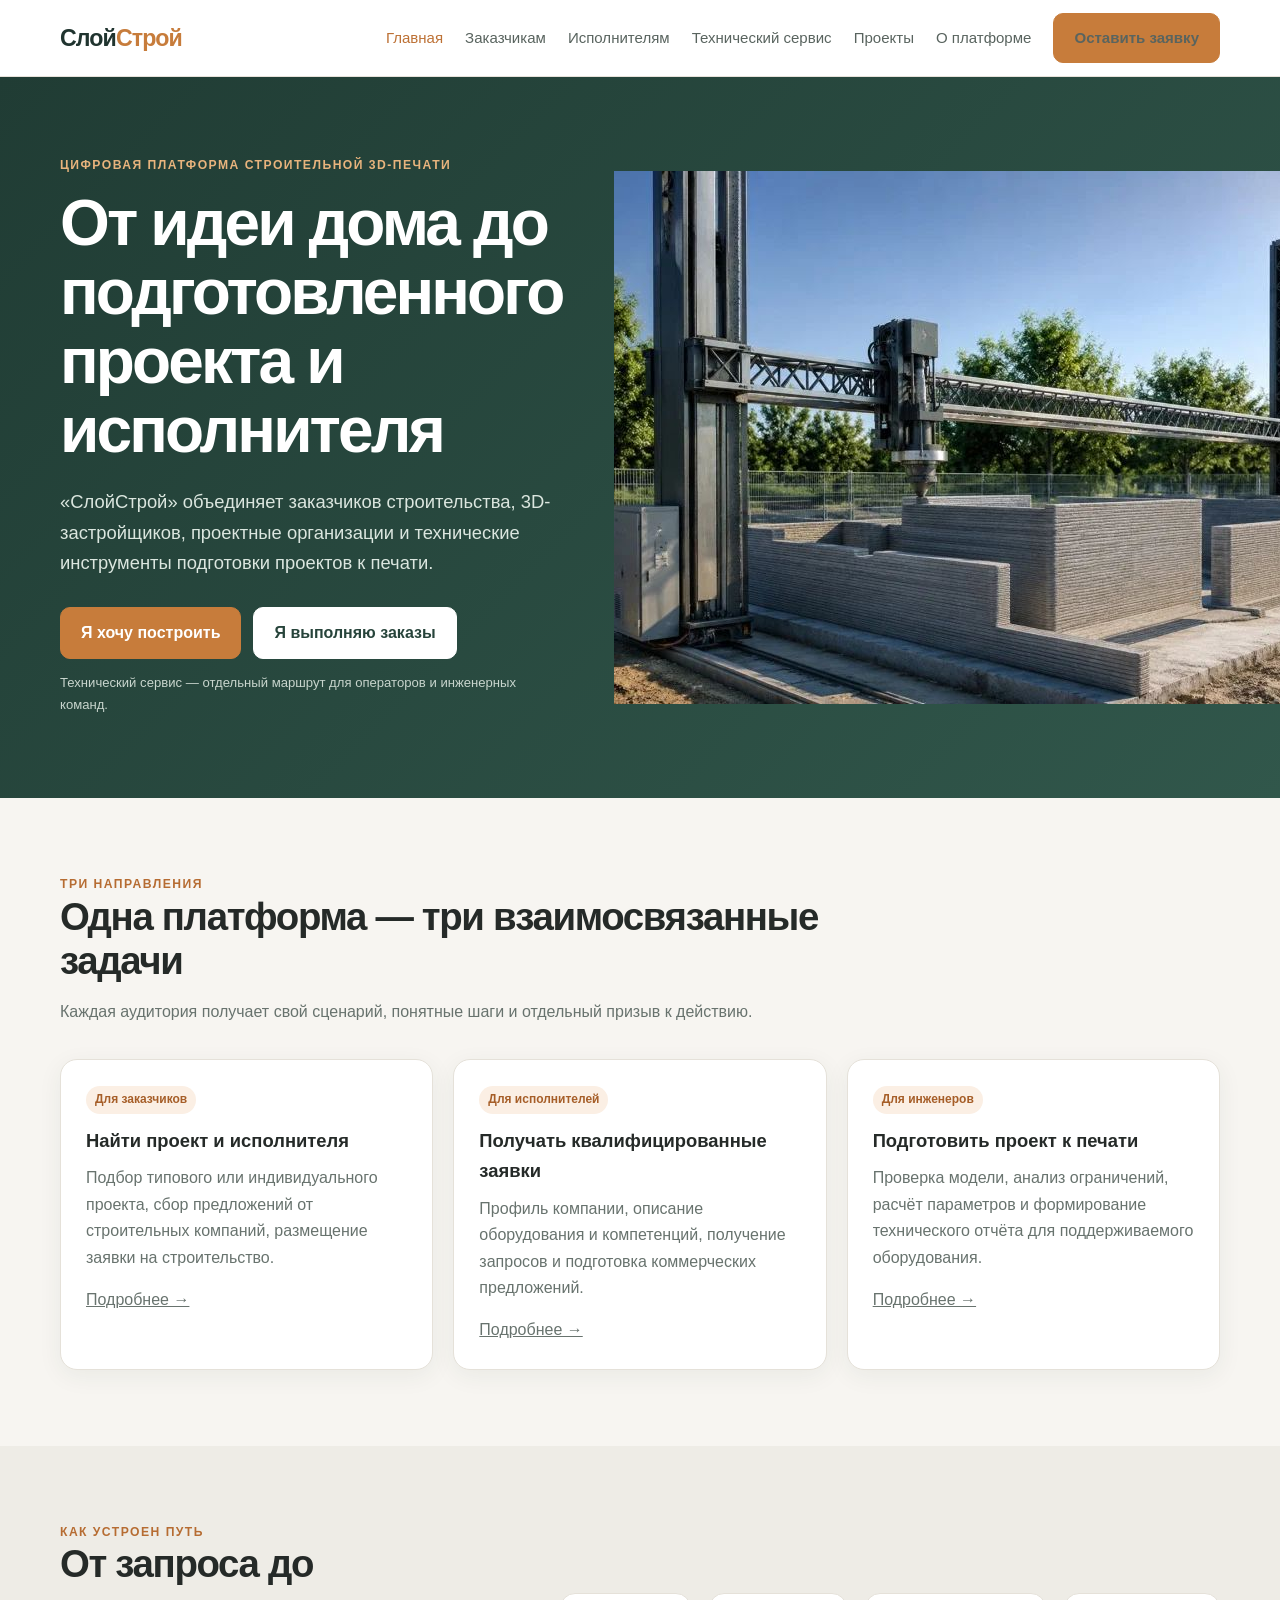
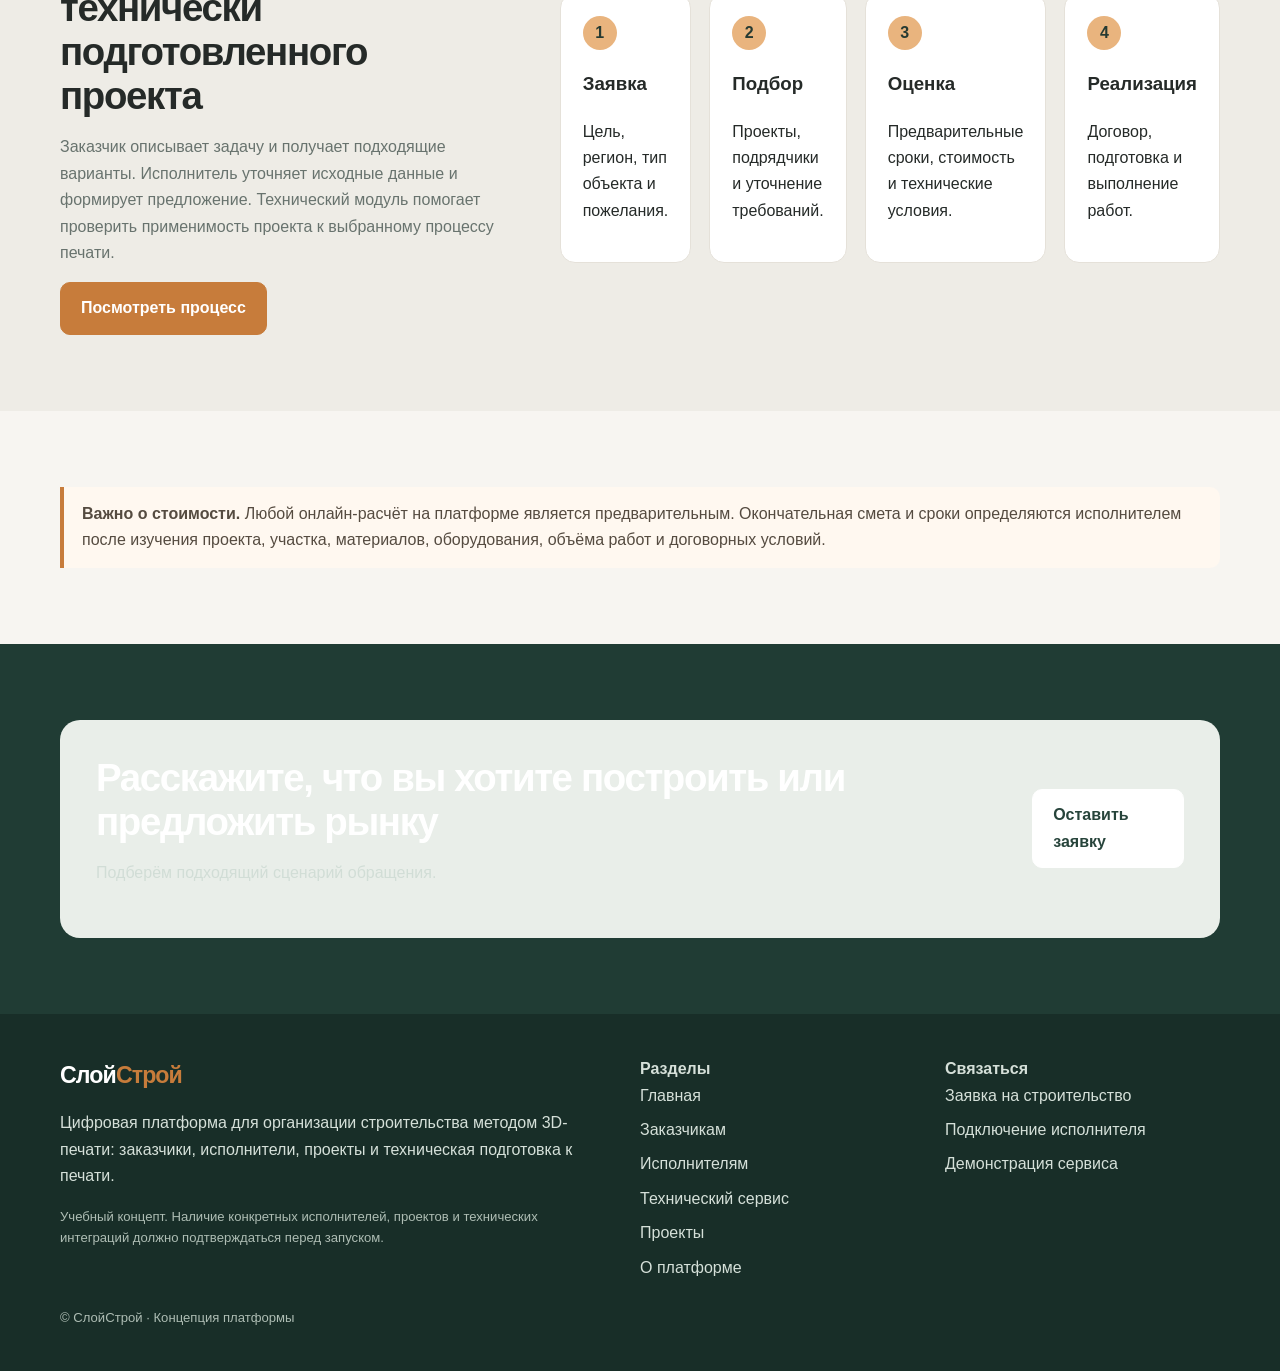
<file: index.html>
<!doctype html><html lang="ru"><head><meta charset="utf-8"><meta name="viewport" content="width=device-width,initial-scale=1"><title>Платформа строительства методом 3D-печати — СлойСтрой</title><meta name="description" content="Заказчики, 3D-застройщики, проектные организации и техническая подготовка проектов к строительной 3D-печати."><link rel="stylesheet" href="assets/styles.css"><!-- Yandex.Metrika counter -->
<script type="text/javascript">
(function(m,e,t,r,i,k,a){
    m[i]=m[i]||function(){(m[i].a=m[i].a||[]).push(arguments)};
    m[i].l=1*new Date();
    for (var j=0;j<document.scripts.length;j++){
        if(document.scripts[j].src===r){return;}
    }
    k=e.createElement(t),a=e.getElementsByTagName(t)[0],
    k.async=1,k.src=r,a.parentNode.insertBefore(k,a)
})(window,document,'script','https://mc.yandex.ru/metrika/tag.js?id=114224733','ym');

ym(114224733,'init',{
    ssr:true,
    webvisor:true,
    clickmap:true,
    ecommerce:"dataLayer",
    referrer:document.referrer,
    url:location.href,
    accurateTrackBounce:true,
    trackLinks:true
});
</script>
<!-- /Yandex.Metrika counter -->
<!-- Google tag (gtag.js) -->
<script async src="https://www.googletagmanager.com/gtag/js?id=G-CMYFVPC5WG"></script>
<script>
  window.dataLayer = window.dataLayer || [];
  function gtag(){dataLayer.push(arguments);}
  gtag('js', new Date());
  gtag('config', 'G-CMYFVPC5WG');
</script>
<!-- /Google tag -->
<!-- Google Tag Manager -->
<script>(function(w,d,s,l,i){w[l]=w[l]||[];w[l].push({'gtm.start':
new Date().getTime(),event:'gtm.js'});var f=d.getElementsByTagName(s)[0],
j=d.createElement(s),dl=l!='dataLayer'?'&l='+l:'';j.async=true;j.src=
'https://www.googletagmanager.com/gtm.js?id='+i+dl;f.parentNode.insertBefore(j,f);
})(window,document,'script','dataLayer','GTM-5D3NC84D');</script>
<!-- End Google Tag Manager -->
<!-- Top.Mail.Ru counter (пиксель VK) -->
<script type="text/javascript">
var _tmr = window._tmr || (window._tmr = []);
_tmr.push({id: "3814451", type: "pageView", start: (new Date()).getTime()});
(function (d, w, id) {
  if (d.getElementById(id)) return;
  var ts = d.createElement("script"); ts.type = "text/javascript"; ts.async = true; ts.id = id;
  ts.src = "https://top-fwz1.mail.ru/js/code.js";
  var f = function () {var s = d.getElementsByTagName("script")[0]; s.parentNode.insertBefore(ts, s);};
  if (w.opera == "[object Opera]") { d.addEventListener("DOMContentLoaded", f, false); } else { f(); }
})(document, window, "tmr-code");
</script>
<noscript><div><img src="https://top-fwz1.mail.ru/counter?id=3814451;js=na" style="position:absolute;left:-9999px;" alt="Top.Mail.Ru" /></div></noscript>
<!-- /Top.Mail.Ru counter -->

</head><body>
<!-- Google Tag Manager (noscript) -->
<noscript><iframe src="https://www.googletagmanager.com/ns.html?id=GTM-5D3NC84D"
height="0" width="0" style="display:none;visibility:hidden"></iframe></noscript>
<!-- End Google Tag Manager (noscript) -->
<noscript>
<div>
<img src="https://mc.yandex.ru/watch/114224733"
style="position:absolute;left:-9999px;" alt="">
</div>
</noscript><header class="topbar"><div class="wrap nav"><a class="logo" href="index.html">Слой<span>Строй</span></a><nav class="navlinks"><a class="active" href="index.html">Главная</a><a class="" href="customers.html">Заказчикам</a><a class="" href="partners.html">Исполнителям</a><a class="" href="software.html">Технический сервис</a><a class="" href="projects.html">Проекты</a><a class="" href="about.html">О платформе</a><a class="nav-cta" href="contact.html">Оставить заявку</a></nav></div></header><main><section class="hero"><div class="wrap hero-grid"><div><div class="eyebrow">Цифровая платформа строительной 3D-печати</div><h1>От идеи дома до подготовленного проекта и исполнителя</h1><p>«СлойСтрой» объединяет заказчиков строительства, 3D-застройщиков, проектные организации и технические инструменты подготовки проектов к печати.</p><div class="hero-actions"><a class="btn" href="customers.html">Я хочу построить</a><a class="btn secondary light" href="partners.html">Я выполняю заказы</a></div><p class="hero-note">Технический сервис — отдельный маршрут для операторов и инженерных команд.</p></div><div><img src="assets/image-01.jpg" alt="Строительная 3D-печать на площадке" loading="lazy"></div></div></section>
<section class="section"><div class="wrap"><div class="section-head"><div class="eyebrow" style="color:#b66c32">Три направления</div><h2>Одна платформа — три взаимосвязанные задачи</h2><p class="muted">Каждая аудитория получает свой сценарий, понятные шаги и отдельный призыв к действию.</p></div><div class="cards"><article class="card"><span class="tag">Для заказчиков</span><h3>Найти проект и исполнителя</h3><p>Подбор типового или индивидуального проекта, сбор предложений от строительных компаний, размещение заявки на строительство.</p><p style="margin-top:16px"><a href="customers.html">Подробнее →</a></p></article><article class="card"><span class="tag">Для исполнителей</span><h3>Получать квалифицированные заявки</h3><p>Профиль компании, описание оборудования и компетенций, получение запросов и подготовка коммерческих предложений.</p><p style="margin-top:16px"><a href="partners.html">Подробнее →</a></p></article><article class="card"><span class="tag">Для инженеров</span><h3>Подготовить проект к печати</h3><p>Проверка модели, анализ ограничений, расчёт параметров и формирование технического отчёта для поддерживаемого оборудования.</p><p style="margin-top:16px"><a href="software.html">Подробнее →</a></p></article></div></div></section>
<section class="section alt"><div class="wrap split"><div><div class="eyebrow" style="color:#b66c32">Как устроен путь</div><h2>От запроса до технически подготовленного проекта</h2><p class="muted">Заказчик описывает задачу и получает подходящие варианты. Исполнитель уточняет исходные данные и формирует предложение. Технический модуль помогает проверить применимость проекта к выбранному процессу печати.</p><a class="btn" href="about.html">Посмотреть процесс</a></div><div class="steps"><div class="step"><div class="num">1</div><h3>Заявка</h3><p>Цель, регион, тип объекта и пожелания.</p></div><div class="step"><div class="num">2</div><h3>Подбор</h3><p>Проекты, подрядчики и уточнение требований.</p></div><div class="step"><div class="num">3</div><h3>Оценка</h3><p>Предварительные сроки, стоимость и технические условия.</p></div><div class="step"><div class="num">4</div><h3>Реализация</h3><p>Договор, подготовка и выполнение работ.</p></div></div></div></section>
<section class="section"><div class="wrap"><div class="notice"><b>Важно о стоимости.</b> Любой онлайн-расчёт на платформе является предварительным. Окончательная смета и сроки определяются исполнителем после изучения проекта, участка, материалов, оборудования, объёма работ и договорных условий.</div></div></section>
<section class="section dark"><div class="wrap cta"><div><h2>Расскажите, что вы хотите построить или предложить рынку</h2><p class="muted">Подберём подходящий сценарий обращения.</p></div><a class="btn light" href="contact.html">Оставить заявку</a></div></section></main><footer class="footer"><div class="wrap footer-grid"><div><a class="logo" href="index.html" style="color:#fff">Слой<span>Строй</span></a><p>Цифровая платформа для организации строительства методом 3D-печати: заказчики, исполнители, проекты и техническая подготовка к печати.</p><p class="small">Учебный концепт. Наличие конкретных исполнителей, проектов и технических интеграций должно подтверждаться перед запуском.</p></div><div><b>Разделы</b><div class="footer-links"><a class="active" href="index.html">Главная</a><a class="" href="customers.html">Заказчикам</a><a class="" href="partners.html">Исполнителям</a><a class="" href="software.html">Технический сервис</a><a class="" href="projects.html">Проекты</a><a class="" href="about.html">О платформе</a></div></div><div><b>Связаться</b><div class="footer-links"><a href="contact.html">Заявка на строительство</a><a href="contact.html">Подключение исполнителя</a><a href="contact.html">Демонстрация сервиса</a></div></div></div><div class="wrap small" style="margin-top:26px">© СлойСтрой · Концепция платформы</div></footer><script>document.addEventListener('click',function(e){var a=e.target.closest&&e.target.closest('a.nav-cta');if(a){try{ym(114224733,'reachGoal','cta_click');}catch(x){}try{gtag('event','cta_click');}catch(x){}try{_tmr.push({type:'reachGoal',id:3814451,goal:'cta_click'});}catch(x){}}});</script></body></html>
</file>
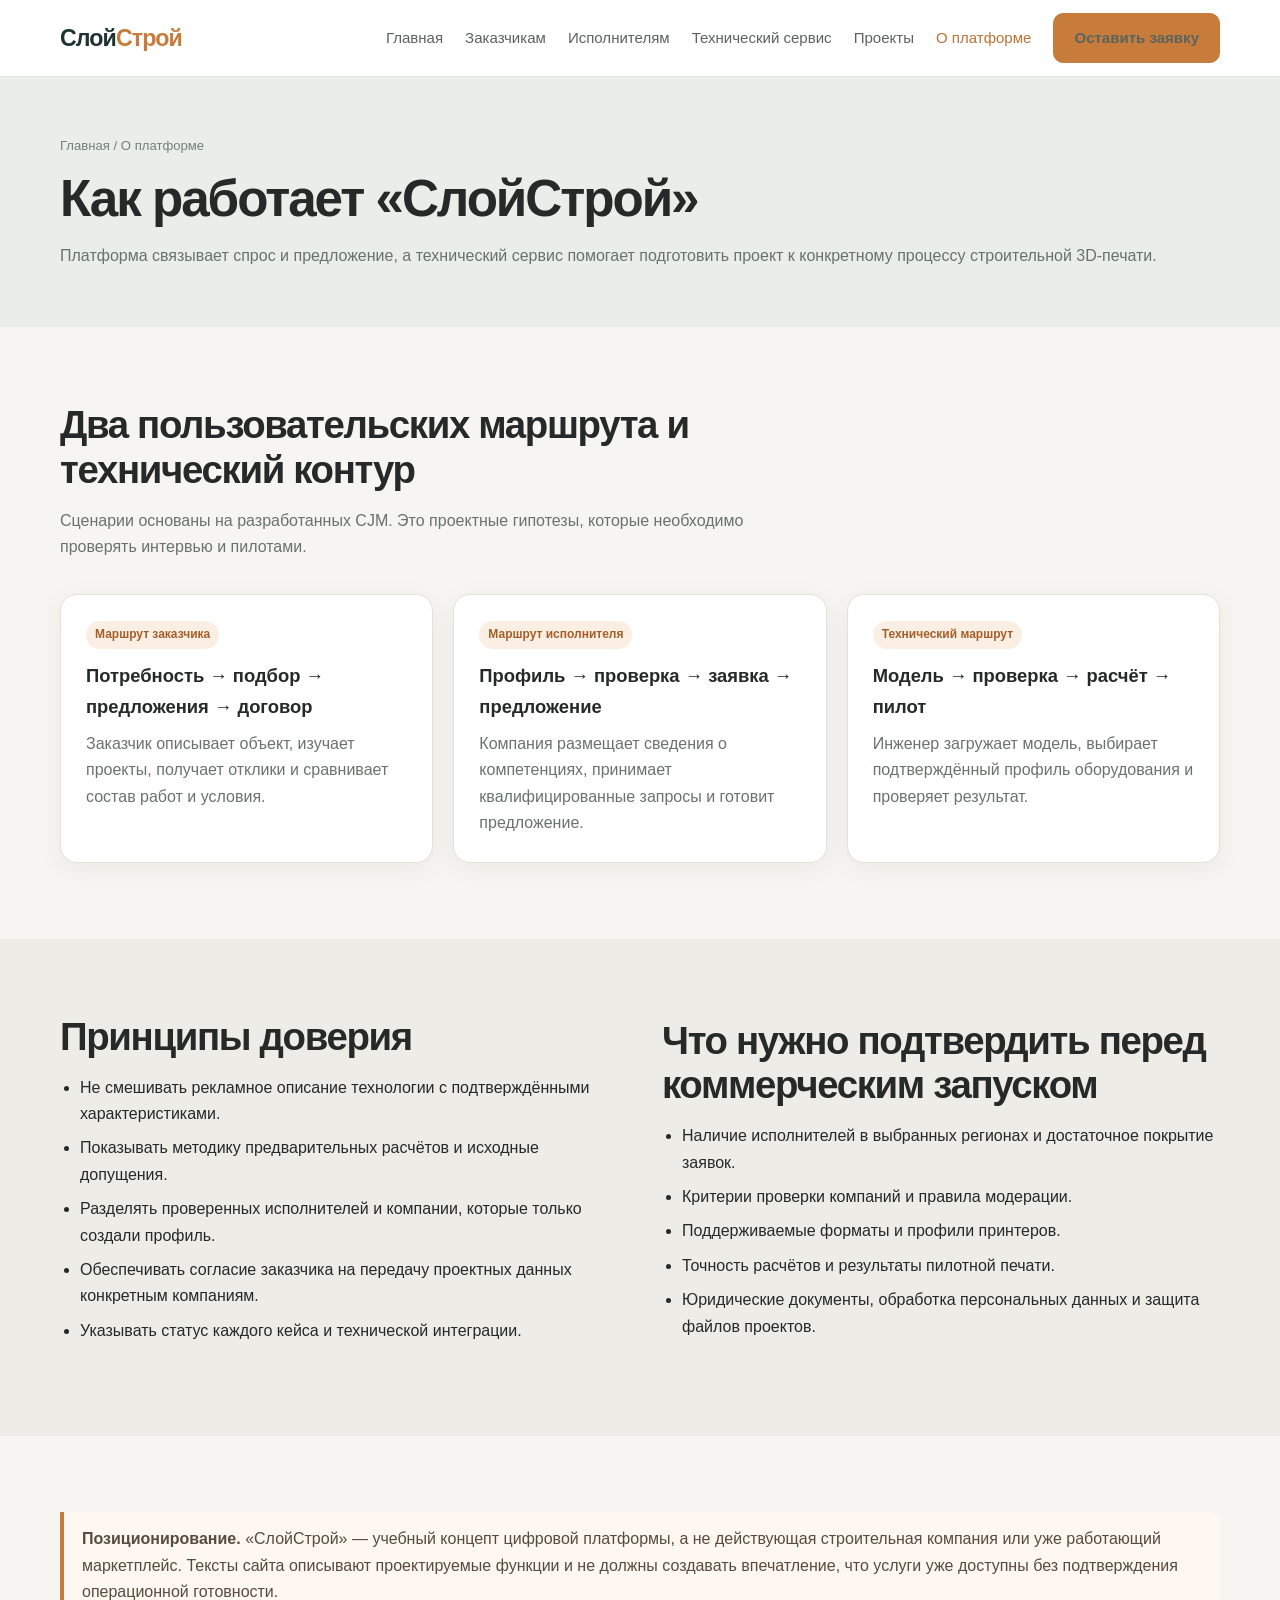
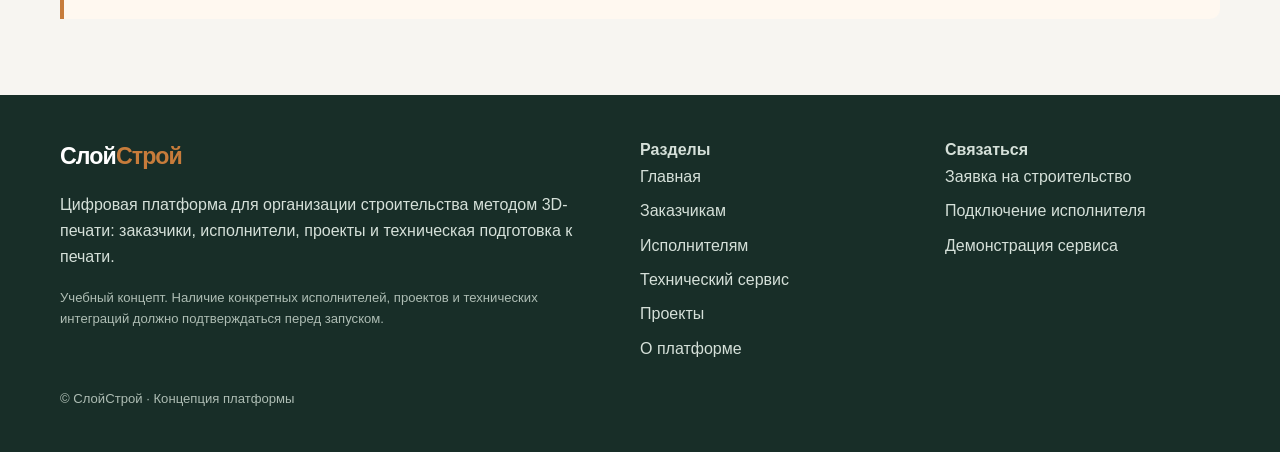
<file: about.html>
<!doctype html><html lang="ru"><head><meta charset="utf-8"><meta name="viewport" content="width=device-width,initial-scale=1"><title>О платформе и принципах работы — СлойСтрой</title><meta name="description" content="Описание платформы СлойСтрой, пользовательских маршрутов, принципов доверия и условий запуска."><link rel="stylesheet" href="assets/styles.css"><!-- Yandex.Metrika counter -->
<script type="text/javascript">
(function(m,e,t,r,i,k,a){
    m[i]=m[i]||function(){(m[i].a=m[i].a||[]).push(arguments)};
    m[i].l=1*new Date();
    for (var j=0;j<document.scripts.length;j++){
        if(document.scripts[j].src===r){return;}
    }
    k=e.createElement(t),a=e.getElementsByTagName(t)[0],
    k.async=1,k.src=r,a.parentNode.insertBefore(k,a)
})(window,document,'script','https://mc.yandex.ru/metrika/tag.js?id=114224733','ym');

ym(114224733,'init',{
    ssr:true,
    webvisor:true,
    clickmap:true,
    ecommerce:"dataLayer",
    referrer:document.referrer,
    url:location.href,
    accurateTrackBounce:true,
    trackLinks:true
});
</script>
<!-- /Yandex.Metrika counter -->
<!-- Google tag (gtag.js) -->
<script async src="https://www.googletagmanager.com/gtag/js?id=G-CMYFVPC5WG"></script>
<script>
  window.dataLayer = window.dataLayer || [];
  function gtag(){dataLayer.push(arguments);}
  gtag('js', new Date());
  gtag('config', 'G-CMYFVPC5WG');
</script>
<!-- /Google tag -->
<!-- Google Tag Manager -->
<script>(function(w,d,s,l,i){w[l]=w[l]||[];w[l].push({'gtm.start':
new Date().getTime(),event:'gtm.js'});var f=d.getElementsByTagName(s)[0],
j=d.createElement(s),dl=l!='dataLayer'?'&l='+l:'';j.async=true;j.src=
'https://www.googletagmanager.com/gtm.js?id='+i+dl;f.parentNode.insertBefore(j,f);
})(window,document,'script','dataLayer','GTM-5D3NC84D');</script>
<!-- End Google Tag Manager -->
<!-- Top.Mail.Ru counter (пиксель VK) -->
<script type="text/javascript">
var _tmr = window._tmr || (window._tmr = []);
_tmr.push({id: "3814451", type: "pageView", start: (new Date()).getTime()});
(function (d, w, id) {
  if (d.getElementById(id)) return;
  var ts = d.createElement("script"); ts.type = "text/javascript"; ts.async = true; ts.id = id;
  ts.src = "https://top-fwz1.mail.ru/js/code.js";
  var f = function () {var s = d.getElementsByTagName("script")[0]; s.parentNode.insertBefore(ts, s);};
  if (w.opera == "[object Opera]") { d.addEventListener("DOMContentLoaded", f, false); } else { f(); }
})(document, window, "tmr-code");
</script>
<noscript><div><img src="https://top-fwz1.mail.ru/counter?id=3814451;js=na" style="position:absolute;left:-9999px;" alt="Top.Mail.Ru" /></div></noscript>
<!-- /Top.Mail.Ru counter -->

</head><body>
<!-- Google Tag Manager (noscript) -->
<noscript><iframe src="https://www.googletagmanager.com/ns.html?id=GTM-5D3NC84D"
height="0" width="0" style="display:none;visibility:hidden"></iframe></noscript>
<!-- End Google Tag Manager (noscript) -->
<noscript>
<div>
<img src="https://mc.yandex.ru/watch/114224733"
style="position:absolute;left:-9999px;" alt="">
</div>
</noscript><header class="topbar"><div class="wrap nav"><a class="logo" href="index.html">Слой<span>Строй</span></a><nav class="navlinks"><a class="" href="index.html">Главная</a><a class="" href="customers.html">Заказчикам</a><a class="" href="partners.html">Исполнителям</a><a class="" href="software.html">Технический сервис</a><a class="" href="projects.html">Проекты</a><a class="active" href="about.html">О платформе</a><a class="nav-cta" href="contact.html">Оставить заявку</a></nav></div></header><main><section class="page-title"><div class="wrap"><div class="breadcrumbs">Главная / О платформе</div><h1>Как работает «СлойСтрой»</h1><p class="muted">Платформа связывает спрос и предложение, а технический сервис помогает подготовить проект к конкретному процессу строительной 3D-печати.</p></div></section><section class="section"><div class="wrap"><div class="section-head"><h2>Два пользовательских маршрута и технический контур</h2><p class="muted">Сценарии основаны на разработанных CJM. Это проектные гипотезы, которые необходимо проверять интервью и пилотами.</p></div><div class="cards"><article class="card"><span class="tag">Маршрут заказчика</span><h3>Потребность → подбор → предложения → договор</h3><p>Заказчик описывает объект, изучает проекты, получает отклики и сравнивает состав работ и условия.</p></article><article class="card"><span class="tag">Маршрут исполнителя</span><h3>Профиль → проверка → заявка → предложение</h3><p>Компания размещает сведения о компетенциях, принимает квалифицированные запросы и готовит предложение.</p></article><article class="card"><span class="tag">Технический маршрут</span><h3>Модель → проверка → расчёт → пилот</h3><p>Инженер загружает модель, выбирает подтверждённый профиль оборудования и проверяет результат.</p></article></div></div></section><section class="section alt"><div class="wrap split"><div><h2>Принципы доверия</h2><ul class="list"><li>Не смешивать рекламное описание технологии с подтверждёнными характеристиками.</li><li>Показывать методику предварительных расчётов и исходные допущения.</li><li>Разделять проверенных исполнителей и компании, которые только создали профиль.</li><li>Обеспечивать согласие заказчика на передачу проектных данных конкретным компаниям.</li><li>Указывать статус каждого кейса и технической интеграции.</li></ul></div><div><h2>Что нужно подтвердить перед коммерческим запуском</h2><ul class="list"><li>Наличие исполнителей в выбранных регионах и достаточное покрытие заявок.</li><li>Критерии проверки компаний и правила модерации.</li><li>Поддерживаемые форматы и профили принтеров.</li><li>Точность расчётов и результаты пилотной печати.</li><li>Юридические документы, обработка персональных данных и защита файлов проектов.</li></ul></div></div></section><section class="section"><div class="wrap"><div class="notice"><b>Позиционирование.</b> «СлойСтрой» — учебный концепт цифровой платформы, а не действующая строительная компания или уже работающий маркетплейс. Тексты сайта описывают проектируемые функции и не должны создавать впечатление, что услуги уже доступны без подтверждения операционной готовности.</div></div></section></main><footer class="footer"><div class="wrap footer-grid"><div><a class="logo" href="index.html" style="color:#fff">Слой<span>Строй</span></a><p>Цифровая платформа для организации строительства методом 3D-печати: заказчики, исполнители, проекты и техническая подготовка к печати.</p><p class="small">Учебный концепт. Наличие конкретных исполнителей, проектов и технических интеграций должно подтверждаться перед запуском.</p></div><div><b>Разделы</b><div class="footer-links"><a class="" href="index.html">Главная</a><a class="" href="customers.html">Заказчикам</a><a class="" href="partners.html">Исполнителям</a><a class="" href="software.html">Технический сервис</a><a class="" href="projects.html">Проекты</a><a class="active" href="about.html">О платформе</a></div></div><div><b>Связаться</b><div class="footer-links"><a href="contact.html">Заявка на строительство</a><a href="contact.html">Подключение исполнителя</a><a href="contact.html">Демонстрация сервиса</a></div></div></div><div class="wrap small" style="margin-top:26px">© СлойСтрой · Концепция платформы</div></footer><script>document.addEventListener('click',function(e){var a=e.target.closest&&e.target.closest('a.nav-cta');if(a){try{ym(114224733,'reachGoal','cta_click');}catch(x){}try{gtag('event','cta_click');}catch(x){}try{_tmr.push({type:'reachGoal',id:3814451,goal:'cta_click'});}catch(x){}}});</script></body></html>
</file>
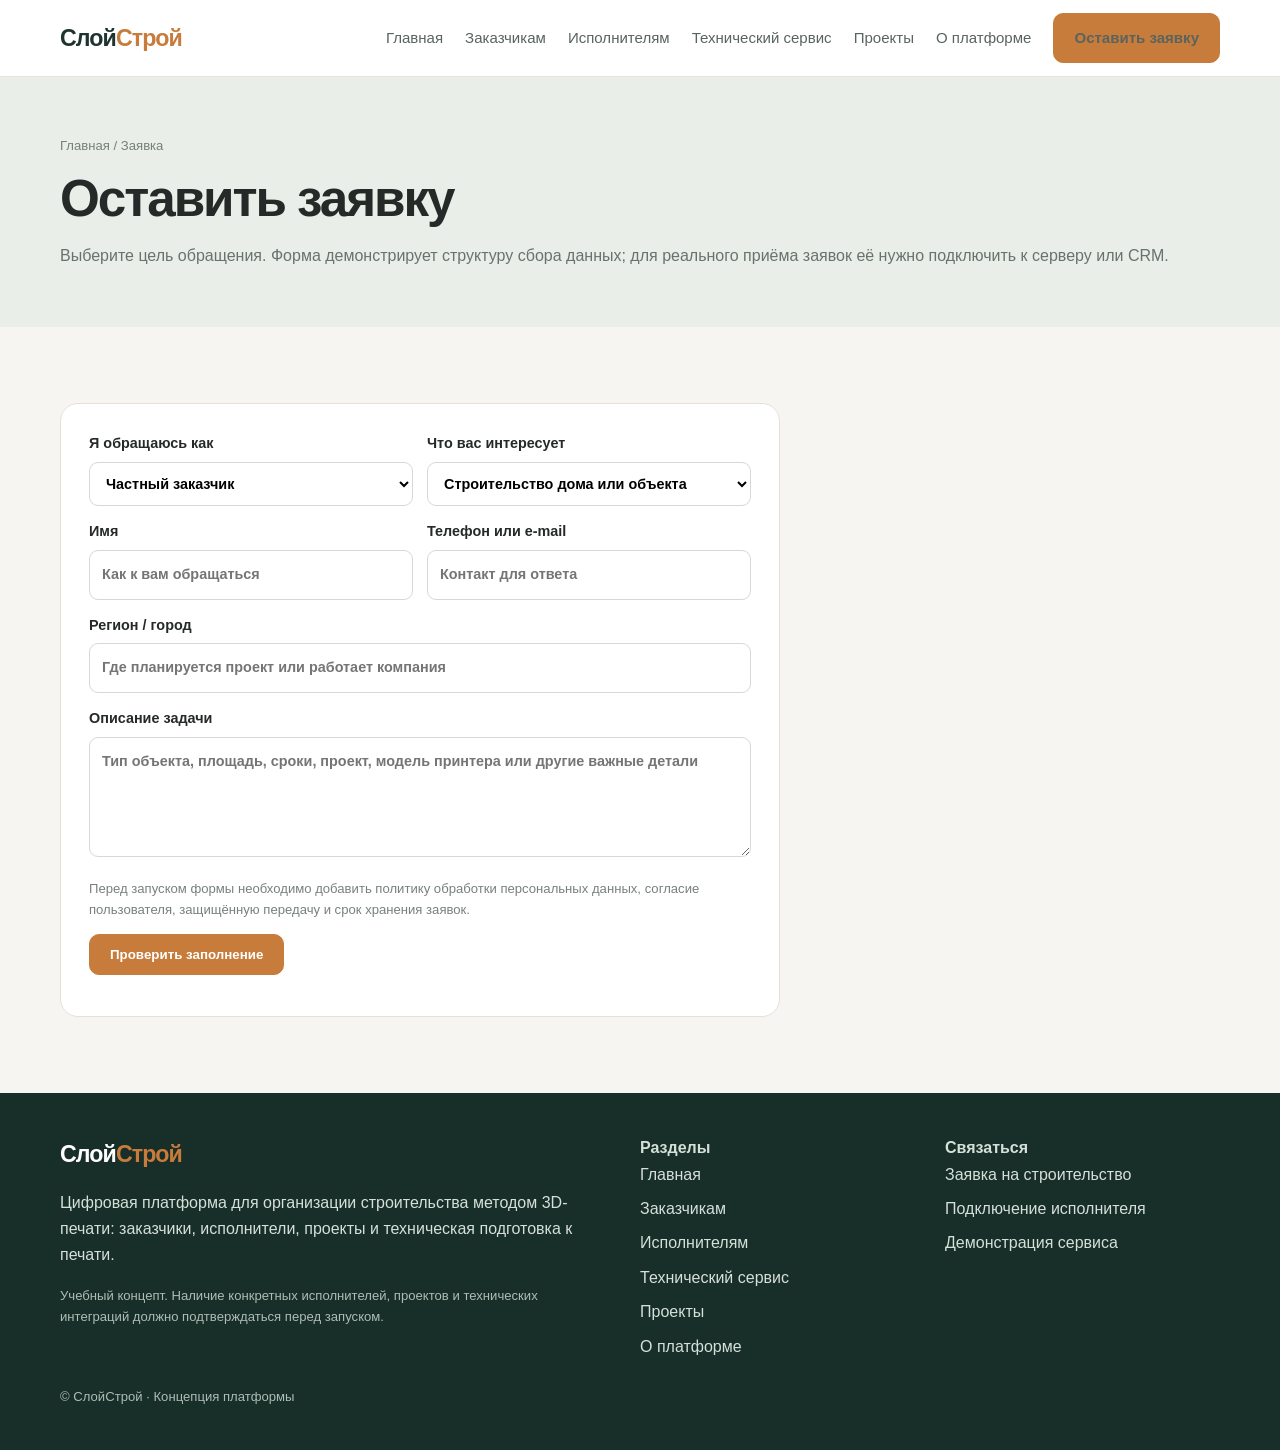
<file: contact.html>
<!doctype html><html lang="ru"><head><meta charset="utf-8"><meta name="viewport" content="width=device-width,initial-scale=1"><title>Оставить заявку — СлойСтрой</title><meta name="description" content="Контактная форма для заказчиков, исполнителей и пользователей технического сервиса."><link rel="stylesheet" href="assets/styles.css"><!-- Yandex.Metrika counter -->
<script type="text/javascript">
(function(m,e,t,r,i,k,a){
    m[i]=m[i]||function(){(m[i].a=m[i].a||[]).push(arguments)};
    m[i].l=1*new Date();
    for (var j=0;j<document.scripts.length;j++){
        if(document.scripts[j].src===r){return;}
    }
    k=e.createElement(t),a=e.getElementsByTagName(t)[0],
    k.async=1,k.src=r,a.parentNode.insertBefore(k,a)
})(window,document,'script','https://mc.yandex.ru/metrika/tag.js?id=114224733','ym');

ym(114224733,'init',{
    ssr:true,
    webvisor:true,
    clickmap:true,
    ecommerce:"dataLayer",
    referrer:document.referrer,
    url:location.href,
    accurateTrackBounce:true,
    trackLinks:true
});
</script>
<!-- /Yandex.Metrika counter -->
<!-- Google tag (gtag.js) -->
<script async src="https://www.googletagmanager.com/gtag/js?id=G-CMYFVPC5WG"></script>
<script>
  window.dataLayer = window.dataLayer || [];
  function gtag(){dataLayer.push(arguments);}
  gtag('js', new Date());
  gtag('config', 'G-CMYFVPC5WG');
</script>
<!-- /Google tag -->
<!-- Google Tag Manager -->
<script>(function(w,d,s,l,i){w[l]=w[l]||[];w[l].push({'gtm.start':
new Date().getTime(),event:'gtm.js'});var f=d.getElementsByTagName(s)[0],
j=d.createElement(s),dl=l!='dataLayer'?'&l='+l:'';j.async=true;j.src=
'https://www.googletagmanager.com/gtm.js?id='+i+dl;f.parentNode.insertBefore(j,f);
})(window,document,'script','dataLayer','GTM-5D3NC84D');</script>
<!-- End Google Tag Manager -->
<!-- Top.Mail.Ru counter (пиксель VK) -->
<script type="text/javascript">
var _tmr = window._tmr || (window._tmr = []);
_tmr.push({id: "3814451", type: "pageView", start: (new Date()).getTime()});
(function (d, w, id) {
  if (d.getElementById(id)) return;
  var ts = d.createElement("script"); ts.type = "text/javascript"; ts.async = true; ts.id = id;
  ts.src = "https://top-fwz1.mail.ru/js/code.js";
  var f = function () {var s = d.getElementsByTagName("script")[0]; s.parentNode.insertBefore(ts, s);};
  if (w.opera == "[object Opera]") { d.addEventListener("DOMContentLoaded", f, false); } else { f(); }
})(document, window, "tmr-code");
</script>
<noscript><div><img src="https://top-fwz1.mail.ru/counter?id=3814451;js=na" style="position:absolute;left:-9999px;" alt="Top.Mail.Ru" /></div></noscript>
<!-- /Top.Mail.Ru counter -->

</head><body>
<!-- Google Tag Manager (noscript) -->
<noscript><iframe src="https://www.googletagmanager.com/ns.html?id=GTM-5D3NC84D"
height="0" width="0" style="display:none;visibility:hidden"></iframe></noscript>
<!-- End Google Tag Manager (noscript) -->
<noscript>
<div>
<img src="https://mc.yandex.ru/watch/114224733"
style="position:absolute;left:-9999px;" alt="">
</div>
</noscript><header class="topbar"><div class="wrap nav"><a class="logo" href="index.html">Слой<span>Строй</span></a><nav class="navlinks"><a class="" href="index.html">Главная</a><a class="" href="customers.html">Заказчикам</a><a class="" href="partners.html">Исполнителям</a><a class="" href="software.html">Технический сервис</a><a class="" href="projects.html">Проекты</a><a class="" href="about.html">О платформе</a><a class="nav-cta" href="contact.html">Оставить заявку</a></nav></div></header><main><section class="page-title"><div class="wrap"><div class="breadcrumbs">Главная / Заявка</div><h1>Оставить заявку</h1><p class="muted">Выберите цель обращения. Форма демонстрирует структуру сбора данных; для реального приёма заявок её нужно подключить к серверу или CRM.</p></div></section><section class="section"><div class="wrap"><div class="formbox"><form id="request-form"><div class="formgrid"><label>Я обращаюсь как<select name="role"><option>Частный заказчик</option><option>Корпоративный заказчик / девелопер</option><option>Строительная компания / 3D-застройщик</option><option>Проектная организация</option><option>Производитель оборудования</option><option>Инженер / оператор</option></select></label><label>Что вас интересует<select name="topic"><option>Строительство дома или объекта</option><option>Подбор или разработка проекта</option><option>Получение заказов для компании</option><option>Технический сервис подготовки к печати</option><option>Партнёрство / интеграция</option></select></label><label>Имя<input name="name" required placeholder="Как к вам обращаться"></label><label>Телефон или e-mail<input name="contact" required placeholder="Контакт для ответа"></label><label class="full">Регион / город<input name="region" placeholder="Где планируется проект или работает компания"></label><label class="full">Описание задачи<textarea name="details" placeholder="Тип объекта, площадь, сроки, проект, модель принтера или другие важные детали"></textarea></label></div><p class="form-hint">Перед запуском формы необходимо добавить политику обработки персональных данных, согласие пользователя, защищённую передачу и срок хранения заявок.</p><button class="btn" type="submit">Проверить заполнение</button><p id="form-message" class="form-hint" role="status"></p></form></div></div></section></main><script>document.getElementById('request-form').addEventListener('submit',function(e){e.preventDefault();try{ym(114224733,'reachGoal','form_submit');}catch(x){}try{gtag('event','generate_lead');}catch(x){}try{_tmr.push({type:'reachGoal',id:3814451,goal:'form_submit'});}catch(x){}document.getElementById('form-message').textContent='Форма заполнена корректно. Отправка заявок пока не подключена: требуется настроить серверный обработчик или CRM.';});</script><footer class="footer"><div class="wrap footer-grid"><div><a class="logo" href="index.html" style="color:#fff">Слой<span>Строй</span></a><p>Цифровая платформа для организации строительства методом 3D-печати: заказчики, исполнители, проекты и техническая подготовка к печати.</p><p class="small">Учебный концепт. Наличие конкретных исполнителей, проектов и технических интеграций должно подтверждаться перед запуском.</p></div><div><b>Разделы</b><div class="footer-links"><a class="" href="index.html">Главная</a><a class="" href="customers.html">Заказчикам</a><a class="" href="partners.html">Исполнителям</a><a class="" href="software.html">Технический сервис</a><a class="" href="projects.html">Проекты</a><a class="" href="about.html">О платформе</a></div></div><div><b>Связаться</b><div class="footer-links"><a href="contact.html">Заявка на строительство</a><a href="contact.html">Подключение исполнителя</a><a href="contact.html">Демонстрация сервиса</a></div></div></div><div class="wrap small" style="margin-top:26px">© СлойСтрой · Концепция платформы</div></footer><script>document.addEventListener('click',function(e){var a=e.target.closest&&e.target.closest('a.nav-cta');if(a){try{ym(114224733,'reachGoal','cta_click');}catch(x){}try{gtag('event','cta_click');}catch(x){}try{_tmr.push({type:'reachGoal',id:3814451,goal:'cta_click'});}catch(x){}}});</script></body></html>
</file>
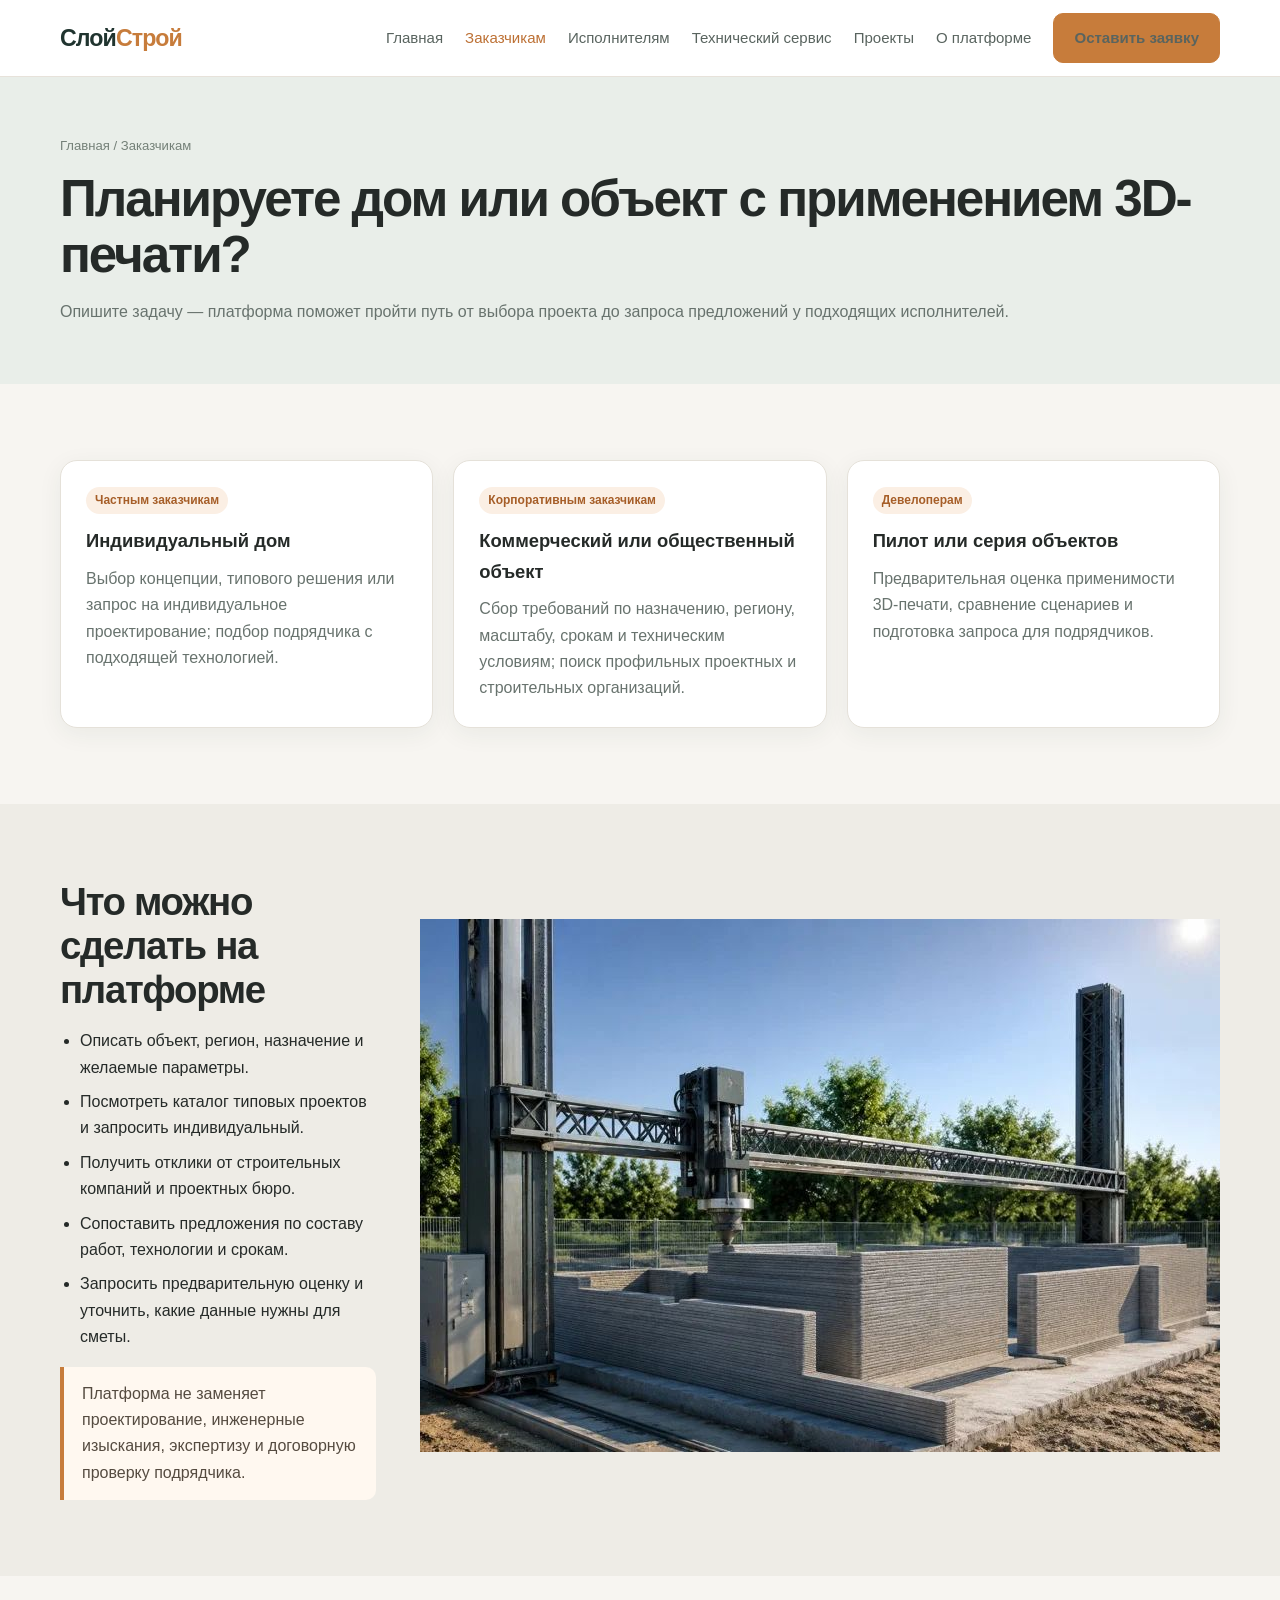
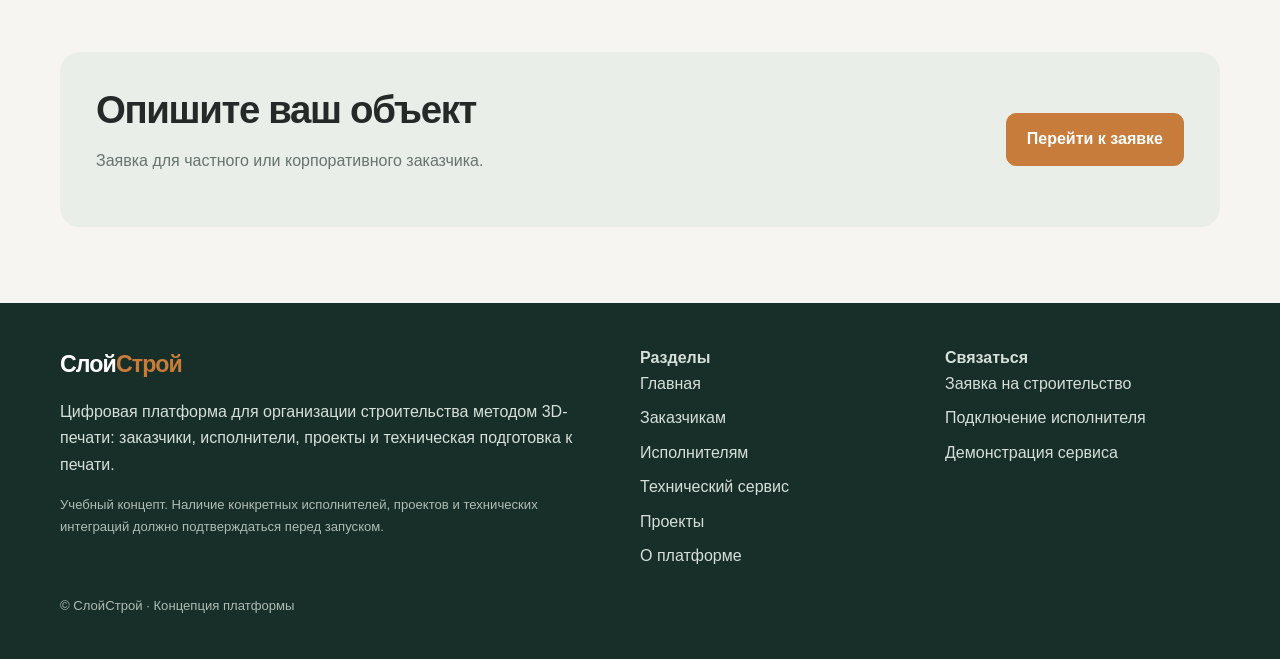
<file: customers.html>
<!doctype html><html lang="ru"><head><meta charset="utf-8"><meta name="viewport" content="width=device-width,initial-scale=1"><title>Заказчикам — подбор проекта и исполнителя — СлойСтрой</title><meta name="description" content="Подбор проекта дома или здания, запрос предложений и предварительная оценка строительства 3D-печатью."><link rel="stylesheet" href="assets/styles.css"><!-- Yandex.Metrika counter -->
<script type="text/javascript">
(function(m,e,t,r,i,k,a){
    m[i]=m[i]||function(){(m[i].a=m[i].a||[]).push(arguments)};
    m[i].l=1*new Date();
    for (var j=0;j<document.scripts.length;j++){
        if(document.scripts[j].src===r){return;}
    }
    k=e.createElement(t),a=e.getElementsByTagName(t)[0],
    k.async=1,k.src=r,a.parentNode.insertBefore(k,a)
})(window,document,'script','https://mc.yandex.ru/metrika/tag.js?id=114224733','ym');

ym(114224733,'init',{
    ssr:true,
    webvisor:true,
    clickmap:true,
    ecommerce:"dataLayer",
    referrer:document.referrer,
    url:location.href,
    accurateTrackBounce:true,
    trackLinks:true
});
</script>
<!-- /Yandex.Metrika counter -->
<!-- Google tag (gtag.js) -->
<script async src="https://www.googletagmanager.com/gtag/js?id=G-CMYFVPC5WG"></script>
<script>
  window.dataLayer = window.dataLayer || [];
  function gtag(){dataLayer.push(arguments);}
  gtag('js', new Date());
  gtag('config', 'G-CMYFVPC5WG');
</script>
<!-- /Google tag -->
<!-- Google Tag Manager -->
<script>(function(w,d,s,l,i){w[l]=w[l]||[];w[l].push({'gtm.start':
new Date().getTime(),event:'gtm.js'});var f=d.getElementsByTagName(s)[0],
j=d.createElement(s),dl=l!='dataLayer'?'&l='+l:'';j.async=true;j.src=
'https://www.googletagmanager.com/gtm.js?id='+i+dl;f.parentNode.insertBefore(j,f);
})(window,document,'script','dataLayer','GTM-5D3NC84D');</script>
<!-- End Google Tag Manager -->
<!-- Top.Mail.Ru counter (пиксель VK) -->
<script type="text/javascript">
var _tmr = window._tmr || (window._tmr = []);
_tmr.push({id: "3814451", type: "pageView", start: (new Date()).getTime()});
(function (d, w, id) {
  if (d.getElementById(id)) return;
  var ts = d.createElement("script"); ts.type = "text/javascript"; ts.async = true; ts.id = id;
  ts.src = "https://top-fwz1.mail.ru/js/code.js";
  var f = function () {var s = d.getElementsByTagName("script")[0]; s.parentNode.insertBefore(ts, s);};
  if (w.opera == "[object Opera]") { d.addEventListener("DOMContentLoaded", f, false); } else { f(); }
})(document, window, "tmr-code");
</script>
<noscript><div><img src="https://top-fwz1.mail.ru/counter?id=3814451;js=na" style="position:absolute;left:-9999px;" alt="Top.Mail.Ru" /></div></noscript>
<!-- /Top.Mail.Ru counter -->

</head><body>
<!-- Google Tag Manager (noscript) -->
<noscript><iframe src="https://www.googletagmanager.com/ns.html?id=GTM-5D3NC84D"
height="0" width="0" style="display:none;visibility:hidden"></iframe></noscript>
<!-- End Google Tag Manager (noscript) -->
<noscript>
<div>
<img src="https://mc.yandex.ru/watch/114224733"
style="position:absolute;left:-9999px;" alt="">
</div>
</noscript><header class="topbar"><div class="wrap nav"><a class="logo" href="index.html">Слой<span>Строй</span></a><nav class="navlinks"><a class="" href="index.html">Главная</a><a class="active" href="customers.html">Заказчикам</a><a class="" href="partners.html">Исполнителям</a><a class="" href="software.html">Технический сервис</a><a class="" href="projects.html">Проекты</a><a class="" href="about.html">О платформе</a><a class="nav-cta" href="contact.html">Оставить заявку</a></nav></div></header><main><section class="page-title"><div class="wrap"><div class="breadcrumbs">Главная / Заказчикам</div><h1>Планируете дом или объект с применением 3D-печати?</h1><p class="muted">Опишите задачу — платформа поможет пройти путь от выбора проекта до запроса предложений у подходящих исполнителей.</p></div></section><section class="section"><div class="wrap"><div class="cards"><article class="card"><span class="tag">Частным заказчикам</span><h3>Индивидуальный дом</h3><p>Выбор концепции, типового решения или запрос на индивидуальное проектирование; подбор подрядчика с подходящей технологией.</p></article><article class="card"><span class="tag">Корпоративным заказчикам</span><h3>Коммерческий или общественный объект</h3><p>Сбор требований по назначению, региону, масштабу, срокам и техническим условиям; поиск профильных проектных и строительных организаций.</p></article><article class="card"><span class="tag">Девелоперам</span><h3>Пилот или серия объектов</h3><p>Предварительная оценка применимости 3D-печати, сравнение сценариев и подготовка запроса для подрядчиков.</p></article></div></div></section><section class="section alt"><div class="wrap split"><div><h2>Что можно сделать на платформе</h2><ul class="list"><li>Описать объект, регион, назначение и желаемые параметры.</li><li>Посмотреть каталог типовых проектов и запросить индивидуальный.</li><li>Получить отклики от строительных компаний и проектных бюро.</li><li>Сопоставить предложения по составу работ, технологии и срокам.</li><li>Запросить предварительную оценку и уточнить, какие данные нужны для сметы.</li></ul><div class="notice">Платформа не заменяет проектирование, инженерные изыскания, экспертизу и договорную проверку подрядчика.</div></div><div><img src="assets/image-01.jpg" alt="Концепция жилого дома для строительной 3D-печати" loading="lazy"></div></div></section><section class="section"><div class="wrap cta"><div><h2>Опишите ваш объект</h2><p class="muted">Заявка для частного или корпоративного заказчика.</p></div><a class="btn" href="contact.html?type=customer">Перейти к заявке</a></div></section></main><footer class="footer"><div class="wrap footer-grid"><div><a class="logo" href="index.html" style="color:#fff">Слой<span>Строй</span></a><p>Цифровая платформа для организации строительства методом 3D-печати: заказчики, исполнители, проекты и техническая подготовка к печати.</p><p class="small">Учебный концепт. Наличие конкретных исполнителей, проектов и технических интеграций должно подтверждаться перед запуском.</p></div><div><b>Разделы</b><div class="footer-links"><a class="" href="index.html">Главная</a><a class="active" href="customers.html">Заказчикам</a><a class="" href="partners.html">Исполнителям</a><a class="" href="software.html">Технический сервис</a><a class="" href="projects.html">Проекты</a><a class="" href="about.html">О платформе</a></div></div><div><b>Связаться</b><div class="footer-links"><a href="contact.html">Заявка на строительство</a><a href="contact.html">Подключение исполнителя</a><a href="contact.html">Демонстрация сервиса</a></div></div></div><div class="wrap small" style="margin-top:26px">© СлойСтрой · Концепция платформы</div></footer><script>document.addEventListener('click',function(e){var a=e.target.closest&&e.target.closest('a.nav-cta');if(a){try{ym(114224733,'reachGoal','cta_click');}catch(x){}try{gtag('event','cta_click');}catch(x){}try{_tmr.push({type:'reachGoal',id:3814451,goal:'cta_click'});}catch(x){}}});</script></body></html>
</file>
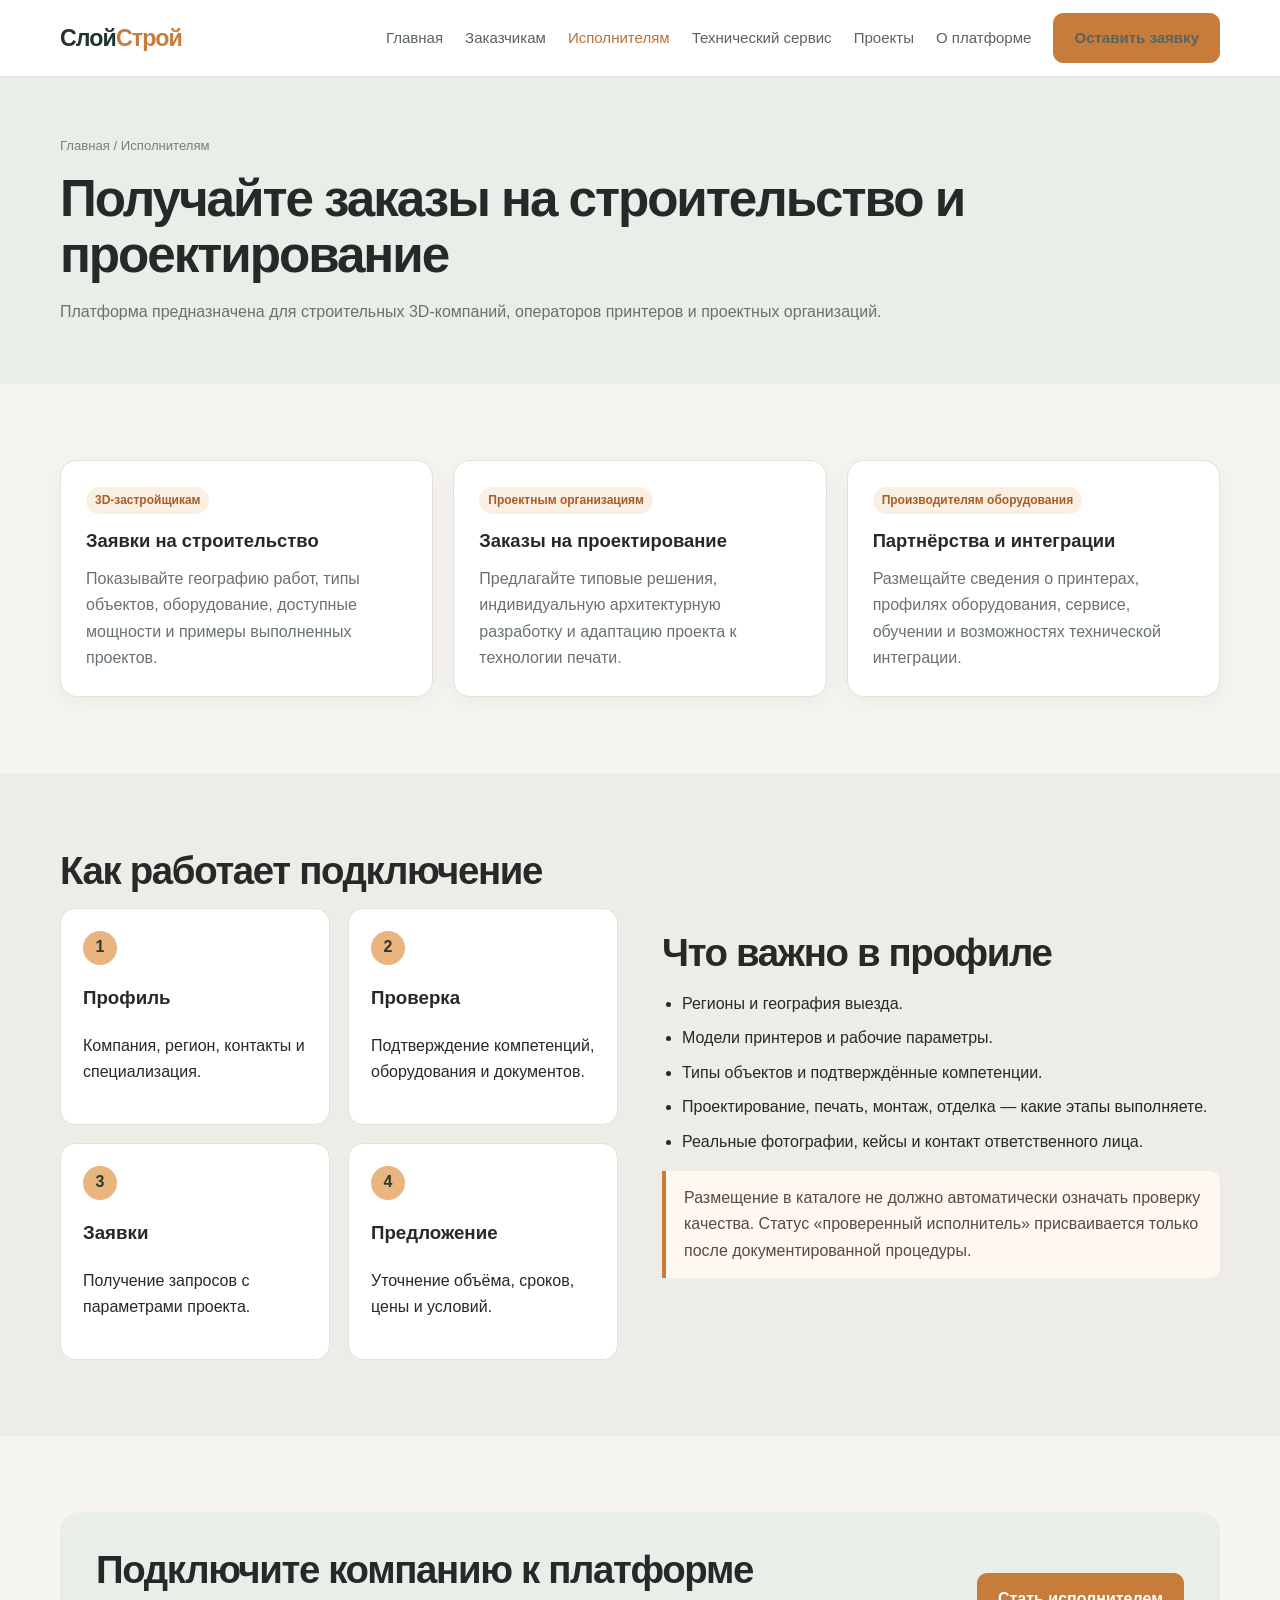
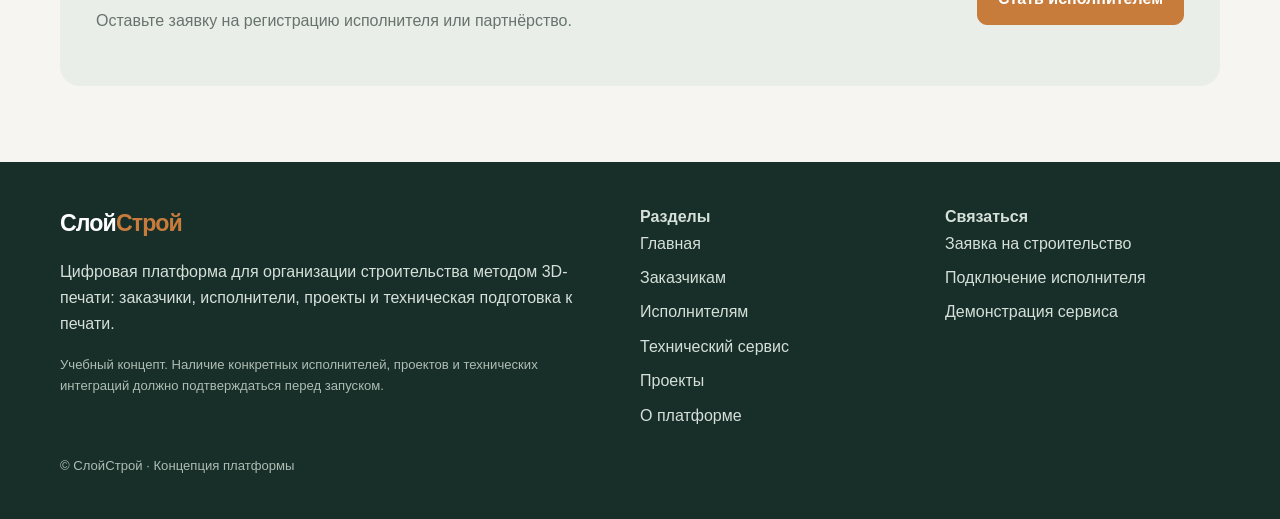
<file: partners.html>
<!doctype html><html lang="ru"><head><meta charset="utf-8"><meta name="viewport" content="width=device-width,initial-scale=1"><title>Исполнителям — строительным компаниям и проектировщикам — СлойСтрой</title><meta name="description" content="Подключение 3D-застройщиков, проектных организаций и производителей строительных 3D-принтеров."><link rel="stylesheet" href="assets/styles.css"><!-- Yandex.Metrika counter -->
<script type="text/javascript">
(function(m,e,t,r,i,k,a){
    m[i]=m[i]||function(){(m[i].a=m[i].a||[]).push(arguments)};
    m[i].l=1*new Date();
    for (var j=0;j<document.scripts.length;j++){
        if(document.scripts[j].src===r){return;}
    }
    k=e.createElement(t),a=e.getElementsByTagName(t)[0],
    k.async=1,k.src=r,a.parentNode.insertBefore(k,a)
})(window,document,'script','https://mc.yandex.ru/metrika/tag.js?id=114224733','ym');

ym(114224733,'init',{
    ssr:true,
    webvisor:true,
    clickmap:true,
    ecommerce:"dataLayer",
    referrer:document.referrer,
    url:location.href,
    accurateTrackBounce:true,
    trackLinks:true
});
</script>
<!-- /Yandex.Metrika counter -->
<!-- Google tag (gtag.js) -->
<script async src="https://www.googletagmanager.com/gtag/js?id=G-CMYFVPC5WG"></script>
<script>
  window.dataLayer = window.dataLayer || [];
  function gtag(){dataLayer.push(arguments);}
  gtag('js', new Date());
  gtag('config', 'G-CMYFVPC5WG');
</script>
<!-- /Google tag -->
<!-- Google Tag Manager -->
<script>(function(w,d,s,l,i){w[l]=w[l]||[];w[l].push({'gtm.start':
new Date().getTime(),event:'gtm.js'});var f=d.getElementsByTagName(s)[0],
j=d.createElement(s),dl=l!='dataLayer'?'&l='+l:'';j.async=true;j.src=
'https://www.googletagmanager.com/gtm.js?id='+i+dl;f.parentNode.insertBefore(j,f);
})(window,document,'script','dataLayer','GTM-5D3NC84D');</script>
<!-- End Google Tag Manager -->
<!-- Top.Mail.Ru counter (пиксель VK) -->
<script type="text/javascript">
var _tmr = window._tmr || (window._tmr = []);
_tmr.push({id: "3814451", type: "pageView", start: (new Date()).getTime()});
(function (d, w, id) {
  if (d.getElementById(id)) return;
  var ts = d.createElement("script"); ts.type = "text/javascript"; ts.async = true; ts.id = id;
  ts.src = "https://top-fwz1.mail.ru/js/code.js";
  var f = function () {var s = d.getElementsByTagName("script")[0]; s.parentNode.insertBefore(ts, s);};
  if (w.opera == "[object Opera]") { d.addEventListener("DOMContentLoaded", f, false); } else { f(); }
})(document, window, "tmr-code");
</script>
<noscript><div><img src="https://top-fwz1.mail.ru/counter?id=3814451;js=na" style="position:absolute;left:-9999px;" alt="Top.Mail.Ru" /></div></noscript>
<!-- /Top.Mail.Ru counter -->

</head><body>
<!-- Google Tag Manager (noscript) -->
<noscript><iframe src="https://www.googletagmanager.com/ns.html?id=GTM-5D3NC84D"
height="0" width="0" style="display:none;visibility:hidden"></iframe></noscript>
<!-- End Google Tag Manager (noscript) -->
<noscript>
<div>
<img src="https://mc.yandex.ru/watch/114224733"
style="position:absolute;left:-9999px;" alt="">
</div>
</noscript><header class="topbar"><div class="wrap nav"><a class="logo" href="index.html">Слой<span>Строй</span></a><nav class="navlinks"><a class="" href="index.html">Главная</a><a class="" href="customers.html">Заказчикам</a><a class="active" href="partners.html">Исполнителям</a><a class="" href="software.html">Технический сервис</a><a class="" href="projects.html">Проекты</a><a class="" href="about.html">О платформе</a><a class="nav-cta" href="contact.html">Оставить заявку</a></nav></div></header><main><section class="page-title"><div class="wrap"><div class="breadcrumbs">Главная / Исполнителям</div><h1>Получайте заказы на строительство и проектирование</h1><p class="muted">Платформа предназначена для строительных 3D-компаний, операторов принтеров и проектных организаций.</p></div></section><section class="section"><div class="wrap"><div class="cards"><article class="card"><span class="tag">3D-застройщикам</span><h3>Заявки на строительство</h3><p>Показывайте географию работ, типы объектов, оборудование, доступные мощности и примеры выполненных проектов.</p></article><article class="card"><span class="tag">Проектным организациям</span><h3>Заказы на проектирование</h3><p>Предлагайте типовые решения, индивидуальную архитектурную разработку и адаптацию проекта к технологии печати.</p></article><article class="card"><span class="tag">Производителям оборудования</span><h3>Партнёрства и интеграции</h3><p>Размещайте сведения о принтерах, профилях оборудования, сервисе, обучении и возможностях технической интеграции.</p></article></div></div></section><section class="section alt"><div class="wrap split"><div><h2>Как работает подключение</h2><div class="steps" style="grid-template-columns:1fr 1fr"><div class="step"><div class="num">1</div><h3>Профиль</h3><p>Компания, регион, контакты и специализация.</p></div><div class="step"><div class="num">2</div><h3>Проверка</h3><p>Подтверждение компетенций, оборудования и документов.</p></div><div class="step"><div class="num">3</div><h3>Заявки</h3><p>Получение запросов с параметрами проекта.</p></div><div class="step"><div class="num">4</div><h3>Предложение</h3><p>Уточнение объёма, сроков, цены и условий.</p></div></div></div><div><h2>Что важно в профиле</h2><ul class="list"><li>Регионы и география выезда.</li><li>Модели принтеров и рабочие параметры.</li><li>Типы объектов и подтверждённые компетенции.</li><li>Проектирование, печать, монтаж, отделка — какие этапы выполняете.</li><li>Реальные фотографии, кейсы и контакт ответственного лица.</li></ul><div class="notice">Размещение в каталоге не должно автоматически означать проверку качества. Статус «проверенный исполнитель» присваивается только после документированной процедуры.</div></div></div></section><section class="section"><div class="wrap cta"><div><h2>Подключите компанию к платформе</h2><p class="muted">Оставьте заявку на регистрацию исполнителя или партнёрство.</p></div><a class="btn" href="contact.html?type=partner">Стать исполнителем</a></div></section></main><footer class="footer"><div class="wrap footer-grid"><div><a class="logo" href="index.html" style="color:#fff">Слой<span>Строй</span></a><p>Цифровая платформа для организации строительства методом 3D-печати: заказчики, исполнители, проекты и техническая подготовка к печати.</p><p class="small">Учебный концепт. Наличие конкретных исполнителей, проектов и технических интеграций должно подтверждаться перед запуском.</p></div><div><b>Разделы</b><div class="footer-links"><a class="" href="index.html">Главная</a><a class="" href="customers.html">Заказчикам</a><a class="active" href="partners.html">Исполнителям</a><a class="" href="software.html">Технический сервис</a><a class="" href="projects.html">Проекты</a><a class="" href="about.html">О платформе</a></div></div><div><b>Связаться</b><div class="footer-links"><a href="contact.html">Заявка на строительство</a><a href="contact.html">Подключение исполнителя</a><a href="contact.html">Демонстрация сервиса</a></div></div></div><div class="wrap small" style="margin-top:26px">© СлойСтрой · Концепция платформы</div></footer><script>document.addEventListener('click',function(e){var a=e.target.closest&&e.target.closest('a.nav-cta');if(a){try{ym(114224733,'reachGoal','cta_click');}catch(x){}try{gtag('event','cta_click');}catch(x){}try{_tmr.push({type:'reachGoal',id:3814451,goal:'cta_click'});}catch(x){}}});</script></body></html>
</file>
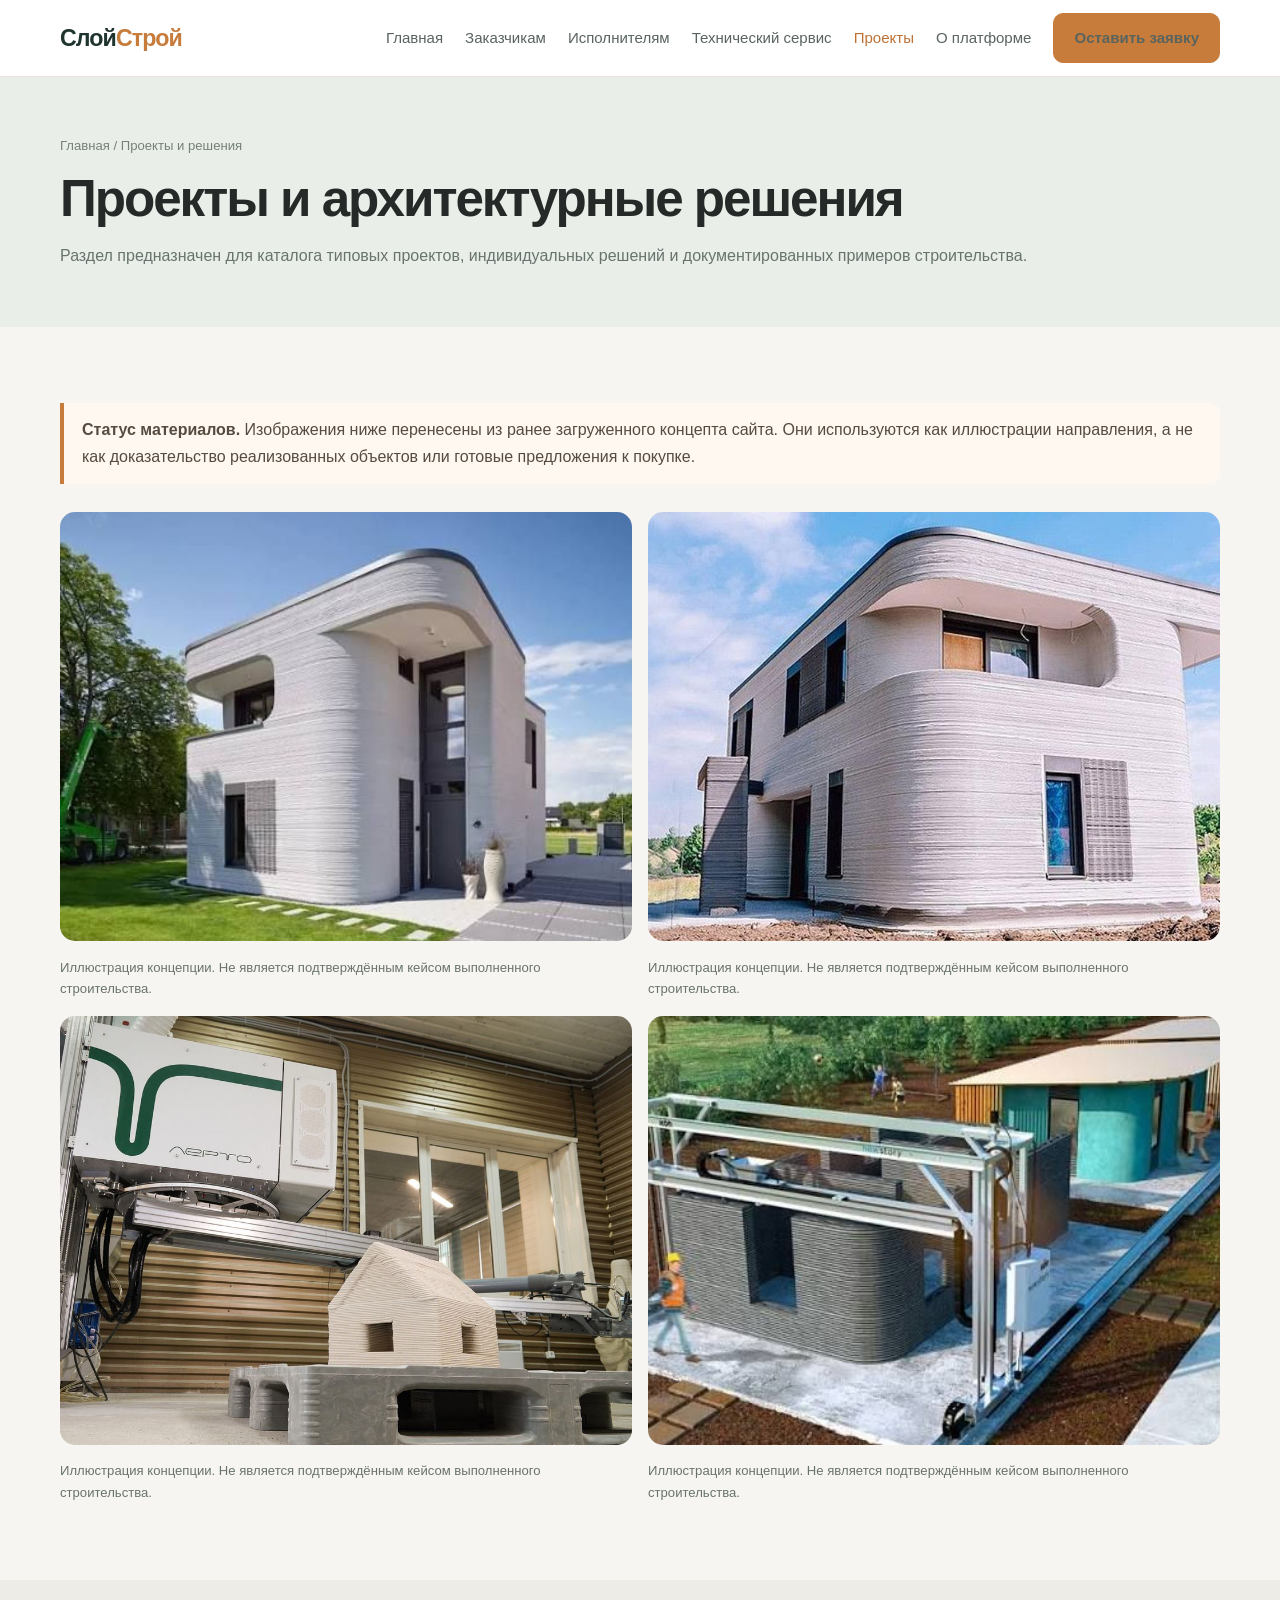
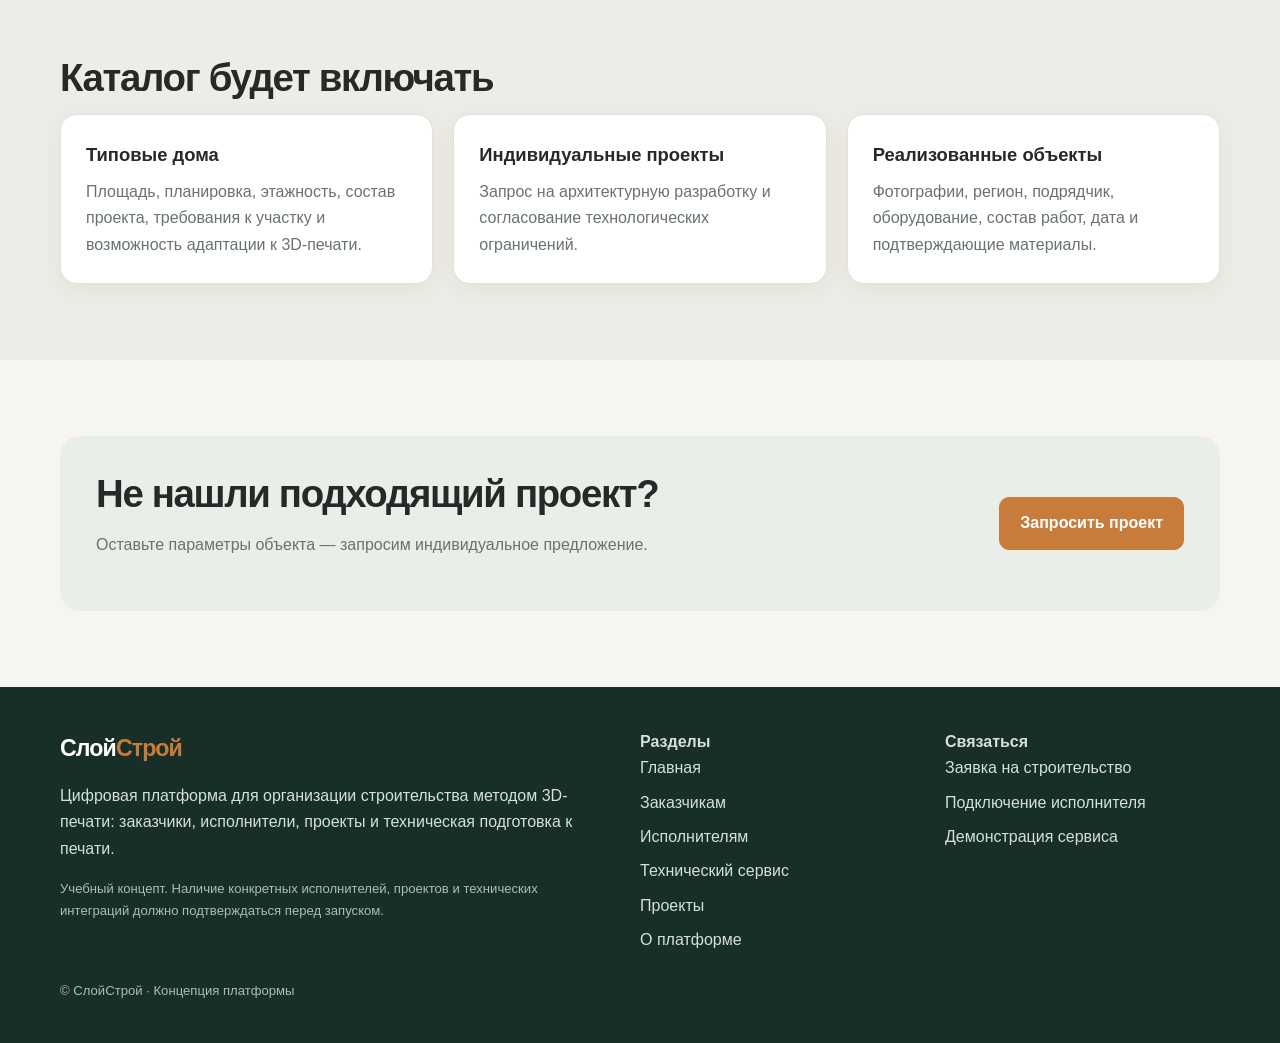
<file: projects.html>
<!doctype html><html lang="ru"><head><meta charset="utf-8"><meta name="viewport" content="width=device-width,initial-scale=1"><title>Проекты — каталог домов и объектов — СлойСтрой</title><meta name="description" content="Каталог типовых и индивидуальных проектов для строительства методом 3D-печати."><link rel="stylesheet" href="assets/styles.css"><!-- Yandex.Metrika counter -->
<script type="text/javascript">
(function(m,e,t,r,i,k,a){
    m[i]=m[i]||function(){(m[i].a=m[i].a||[]).push(arguments)};
    m[i].l=1*new Date();
    for (var j=0;j<document.scripts.length;j++){
        if(document.scripts[j].src===r){return;}
    }
    k=e.createElement(t),a=e.getElementsByTagName(t)[0],
    k.async=1,k.src=r,a.parentNode.insertBefore(k,a)
})(window,document,'script','https://mc.yandex.ru/metrika/tag.js?id=114224733','ym');

ym(114224733,'init',{
    ssr:true,
    webvisor:true,
    clickmap:true,
    ecommerce:"dataLayer",
    referrer:document.referrer,
    url:location.href,
    accurateTrackBounce:true,
    trackLinks:true
});
</script>
<!-- /Yandex.Metrika counter -->
<!-- Google tag (gtag.js) -->
<script async src="https://www.googletagmanager.com/gtag/js?id=G-CMYFVPC5WG"></script>
<script>
  window.dataLayer = window.dataLayer || [];
  function gtag(){dataLayer.push(arguments);}
  gtag('js', new Date());
  gtag('config', 'G-CMYFVPC5WG');
</script>
<!-- /Google tag -->
<!-- Google Tag Manager -->
<script>(function(w,d,s,l,i){w[l]=w[l]||[];w[l].push({'gtm.start':
new Date().getTime(),event:'gtm.js'});var f=d.getElementsByTagName(s)[0],
j=d.createElement(s),dl=l!='dataLayer'?'&l='+l:'';j.async=true;j.src=
'https://www.googletagmanager.com/gtm.js?id='+i+dl;f.parentNode.insertBefore(j,f);
})(window,document,'script','dataLayer','GTM-5D3NC84D');</script>
<!-- End Google Tag Manager -->
<!-- Top.Mail.Ru counter (пиксель VK) -->
<script type="text/javascript">
var _tmr = window._tmr || (window._tmr = []);
_tmr.push({id: "3814451", type: "pageView", start: (new Date()).getTime()});
(function (d, w, id) {
  if (d.getElementById(id)) return;
  var ts = d.createElement("script"); ts.type = "text/javascript"; ts.async = true; ts.id = id;
  ts.src = "https://top-fwz1.mail.ru/js/code.js";
  var f = function () {var s = d.getElementsByTagName("script")[0]; s.parentNode.insertBefore(ts, s);};
  if (w.opera == "[object Opera]") { d.addEventListener("DOMContentLoaded", f, false); } else { f(); }
})(document, window, "tmr-code");
</script>
<noscript><div><img src="https://top-fwz1.mail.ru/counter?id=3814451;js=na" style="position:absolute;left:-9999px;" alt="Top.Mail.Ru" /></div></noscript>
<!-- /Top.Mail.Ru counter -->

</head><body>
<!-- Google Tag Manager (noscript) -->
<noscript><iframe src="https://www.googletagmanager.com/ns.html?id=GTM-5D3NC84D"
height="0" width="0" style="display:none;visibility:hidden"></iframe></noscript>
<!-- End Google Tag Manager (noscript) -->
<noscript>
<div>
<img src="https://mc.yandex.ru/watch/114224733"
style="position:absolute;left:-9999px;" alt="">
</div>
</noscript><header class="topbar"><div class="wrap nav"><a class="logo" href="index.html">Слой<span>Строй</span></a><nav class="navlinks"><a class="" href="index.html">Главная</a><a class="" href="customers.html">Заказчикам</a><a class="" href="partners.html">Исполнителям</a><a class="" href="software.html">Технический сервис</a><a class="active" href="projects.html">Проекты</a><a class="" href="about.html">О платформе</a><a class="nav-cta" href="contact.html">Оставить заявку</a></nav></div></header><main><section class="page-title"><div class="wrap"><div class="breadcrumbs">Главная / Проекты и решения</div><h1>Проекты и архитектурные решения</h1><p class="muted">Раздел предназначен для каталога типовых проектов, индивидуальных решений и документированных примеров строительства.</p></div></section><section class="section"><div class="wrap"><div class="notice"><b>Статус материалов.</b> Изображения ниже перенесены из ранее загруженного концепта сайта. Они используются как иллюстрации направления, а не как доказательство реализованных объектов или готовые предложения к покупке.</div><div class="photo-grid" style="margin-top:28px"><figure><img src="assets/image-02.jpg" alt="Иллюстрация концепции строительной 3D-печати" loading="lazy"><figcaption>Иллюстрация концепции. Не является подтверждённым кейсом выполненного строительства.</figcaption></figure><figure><img src="assets/image-03.jpg" alt="Иллюстрация концепции строительной 3D-печати" loading="lazy"><figcaption>Иллюстрация концепции. Не является подтверждённым кейсом выполненного строительства.</figcaption></figure><figure><img src="assets/image-04.jpg" alt="Иллюстрация концепции строительной 3D-печати" loading="lazy"><figcaption>Иллюстрация концепции. Не является подтверждённым кейсом выполненного строительства.</figcaption></figure><figure><img src="assets/image-05.jpg" alt="Иллюстрация концепции строительной 3D-печати" loading="lazy"><figcaption>Иллюстрация концепции. Не является подтверждённым кейсом выполненного строительства.</figcaption></figure></div></div></section><section class="section alt"><div class="wrap"><h2>Каталог будет включать</h2><div class="cards"><article class="card"><h3>Типовые дома</h3><p>Площадь, планировка, этажность, состав проекта, требования к участку и возможность адаптации к 3D-печати.</p></article><article class="card"><h3>Индивидуальные проекты</h3><p>Запрос на архитектурную разработку и согласование технологических ограничений.</p></article><article class="card"><h3>Реализованные объекты</h3><p>Фотографии, регион, подрядчик, оборудование, состав работ, дата и подтверждающие материалы.</p></article></div></div></section><section class="section"><div class="wrap cta"><div><h2>Не нашли подходящий проект?</h2><p class="muted">Оставьте параметры объекта — запросим индивидуальное предложение.</p></div><a class="btn" href="contact.html?type=project">Запросить проект</a></div></section></main><footer class="footer"><div class="wrap footer-grid"><div><a class="logo" href="index.html" style="color:#fff">Слой<span>Строй</span></a><p>Цифровая платформа для организации строительства методом 3D-печати: заказчики, исполнители, проекты и техническая подготовка к печати.</p><p class="small">Учебный концепт. Наличие конкретных исполнителей, проектов и технических интеграций должно подтверждаться перед запуском.</p></div><div><b>Разделы</b><div class="footer-links"><a class="" href="index.html">Главная</a><a class="" href="customers.html">Заказчикам</a><a class="" href="partners.html">Исполнителям</a><a class="" href="software.html">Технический сервис</a><a class="active" href="projects.html">Проекты</a><a class="" href="about.html">О платформе</a></div></div><div><b>Связаться</b><div class="footer-links"><a href="contact.html">Заявка на строительство</a><a href="contact.html">Подключение исполнителя</a><a href="contact.html">Демонстрация сервиса</a></div></div></div><div class="wrap small" style="margin-top:26px">© СлойСтрой · Концепция платформы</div></footer><script>document.addEventListener('click',function(e){var a=e.target.closest&&e.target.closest('a.nav-cta');if(a){try{ym(114224733,'reachGoal','cta_click');}catch(x){}try{gtag('event','cta_click');}catch(x){}try{_tmr.push({type:'reachGoal',id:3814451,goal:'cta_click'});}catch(x){}}});</script></body></html>
</file>
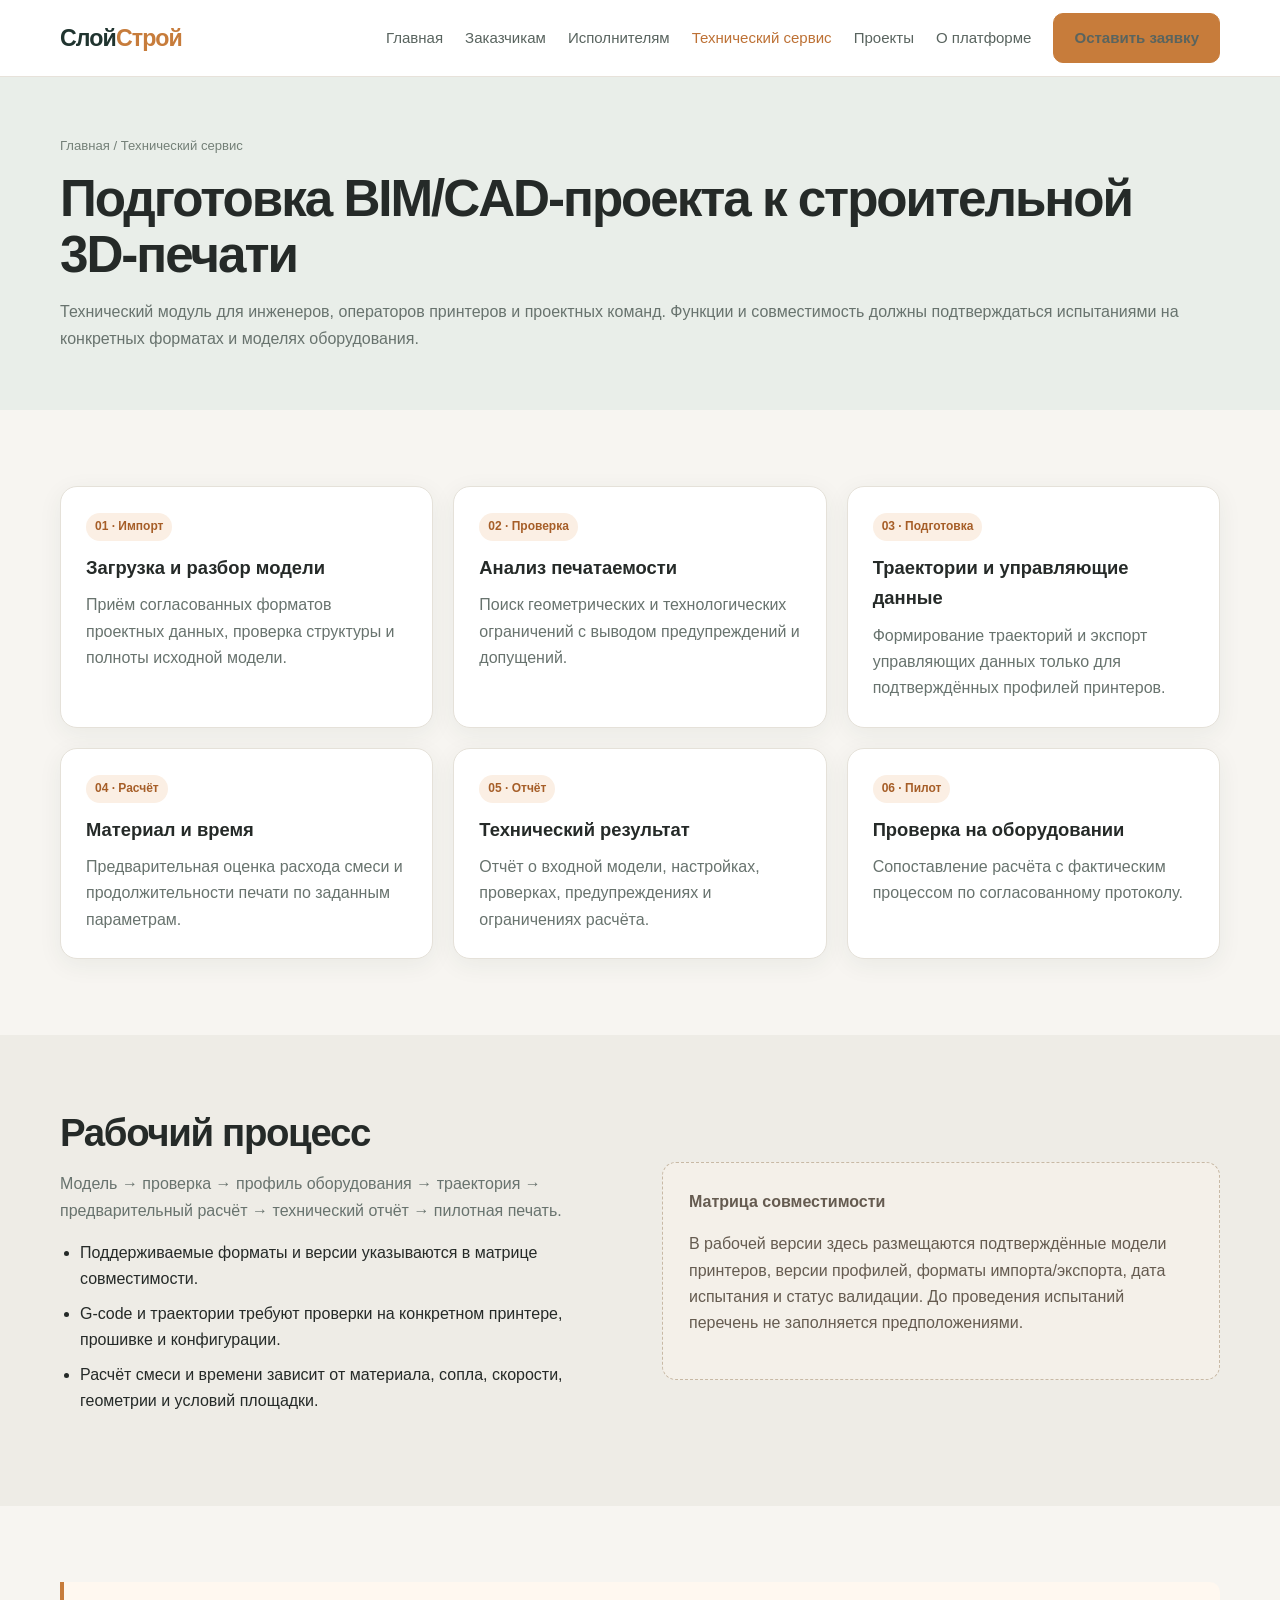
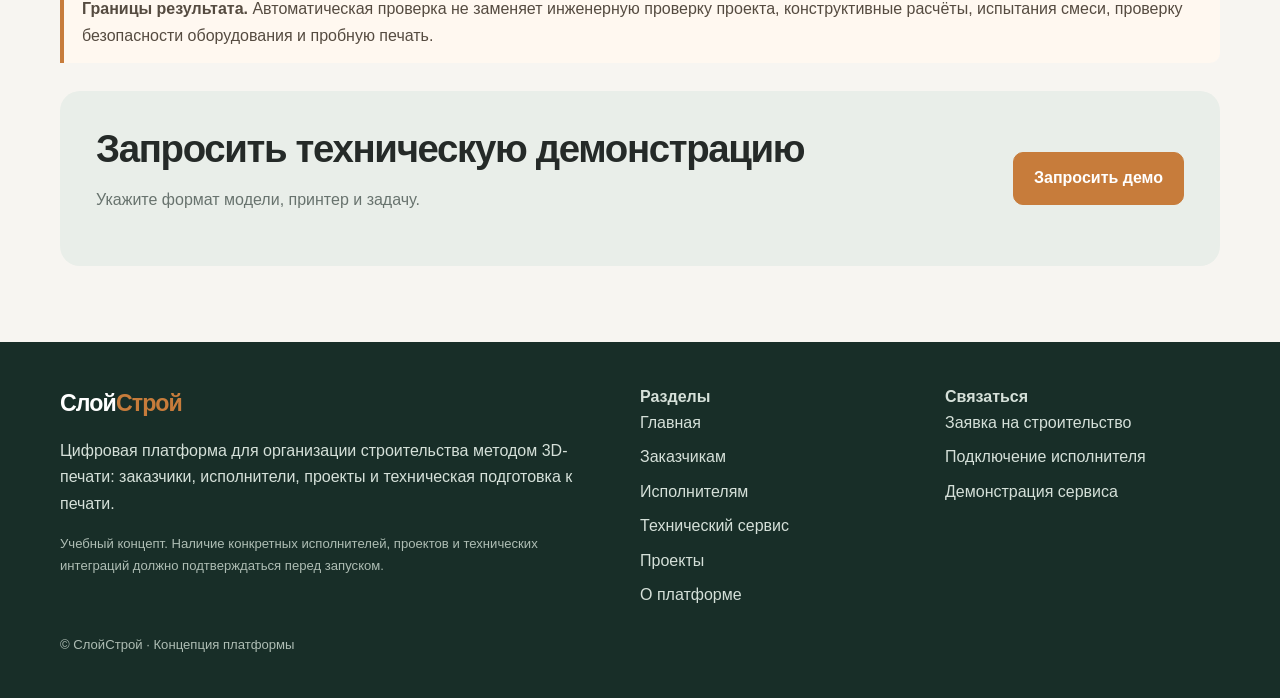
<file: software.html>
<!doctype html><html lang="ru"><head><meta charset="utf-8"><meta name="viewport" content="width=device-width,initial-scale=1"><title>Технический сервис — подготовка проекта к 3D-печати — СлойСтрой</title><meta name="description" content="Проверка BIM/CAD-моделей, траектории, предварительный расчёт материалов и технический отчёт."><link rel="stylesheet" href="assets/styles.css"><!-- Yandex.Metrika counter -->
<script type="text/javascript">
(function(m,e,t,r,i,k,a){
    m[i]=m[i]||function(){(m[i].a=m[i].a||[]).push(arguments)};
    m[i].l=1*new Date();
    for (var j=0;j<document.scripts.length;j++){
        if(document.scripts[j].src===r){return;}
    }
    k=e.createElement(t),a=e.getElementsByTagName(t)[0],
    k.async=1,k.src=r,a.parentNode.insertBefore(k,a)
})(window,document,'script','https://mc.yandex.ru/metrika/tag.js?id=114224733','ym');

ym(114224733,'init',{
    ssr:true,
    webvisor:true,
    clickmap:true,
    ecommerce:"dataLayer",
    referrer:document.referrer,
    url:location.href,
    accurateTrackBounce:true,
    trackLinks:true
});
</script>
<!-- /Yandex.Metrika counter -->
<!-- Google tag (gtag.js) -->
<script async src="https://www.googletagmanager.com/gtag/js?id=G-CMYFVPC5WG"></script>
<script>
  window.dataLayer = window.dataLayer || [];
  function gtag(){dataLayer.push(arguments);}
  gtag('js', new Date());
  gtag('config', 'G-CMYFVPC5WG');
</script>
<!-- /Google tag -->
<!-- Google Tag Manager -->
<script>(function(w,d,s,l,i){w[l]=w[l]||[];w[l].push({'gtm.start':
new Date().getTime(),event:'gtm.js'});var f=d.getElementsByTagName(s)[0],
j=d.createElement(s),dl=l!='dataLayer'?'&l='+l:'';j.async=true;j.src=
'https://www.googletagmanager.com/gtm.js?id='+i+dl;f.parentNode.insertBefore(j,f);
})(window,document,'script','dataLayer','GTM-5D3NC84D');</script>
<!-- End Google Tag Manager -->
<!-- Top.Mail.Ru counter (пиксель VK) -->
<script type="text/javascript">
var _tmr = window._tmr || (window._tmr = []);
_tmr.push({id: "3814451", type: "pageView", start: (new Date()).getTime()});
(function (d, w, id) {
  if (d.getElementById(id)) return;
  var ts = d.createElement("script"); ts.type = "text/javascript"; ts.async = true; ts.id = id;
  ts.src = "https://top-fwz1.mail.ru/js/code.js";
  var f = function () {var s = d.getElementsByTagName("script")[0]; s.parentNode.insertBefore(ts, s);};
  if (w.opera == "[object Opera]") { d.addEventListener("DOMContentLoaded", f, false); } else { f(); }
})(document, window, "tmr-code");
</script>
<noscript><div><img src="https://top-fwz1.mail.ru/counter?id=3814451;js=na" style="position:absolute;left:-9999px;" alt="Top.Mail.Ru" /></div></noscript>
<!-- /Top.Mail.Ru counter -->

</head><body>
<!-- Google Tag Manager (noscript) -->
<noscript><iframe src="https://www.googletagmanager.com/ns.html?id=GTM-5D3NC84D"
height="0" width="0" style="display:none;visibility:hidden"></iframe></noscript>
<!-- End Google Tag Manager (noscript) -->
<noscript>
<div>
<img src="https://mc.yandex.ru/watch/114224733"
style="position:absolute;left:-9999px;" alt="">
</div>
</noscript><header class="topbar"><div class="wrap nav"><a class="logo" href="index.html">Слой<span>Строй</span></a><nav class="navlinks"><a class="" href="index.html">Главная</a><a class="" href="customers.html">Заказчикам</a><a class="" href="partners.html">Исполнителям</a><a class="active" href="software.html">Технический сервис</a><a class="" href="projects.html">Проекты</a><a class="" href="about.html">О платформе</a><a class="nav-cta" href="contact.html">Оставить заявку</a></nav></div></header><main><section class="page-title"><div class="wrap"><div class="breadcrumbs">Главная / Технический сервис</div><h1>Подготовка BIM/CAD-проекта к строительной 3D-печати</h1><p class="muted">Технический модуль для инженеров, операторов принтеров и проектных команд. Функции и совместимость должны подтверждаться испытаниями на конкретных форматах и моделях оборудования.</p></div></section><section class="section"><div class="wrap"><div class="cards"><article class="card"><span class="tag">01 · Импорт</span><h3>Загрузка и разбор модели</h3><p>Приём согласованных форматов проектных данных, проверка структуры и полноты исходной модели.</p></article><article class="card"><span class="tag">02 · Проверка</span><h3>Анализ печатаемости</h3><p>Поиск геометрических и технологических ограничений с выводом предупреждений и допущений.</p></article><article class="card"><span class="tag">03 · Подготовка</span><h3>Траектории и управляющие данные</h3><p>Формирование траекторий и экспорт управляющих данных только для подтверждённых профилей принтеров.</p></article><article class="card"><span class="tag">04 · Расчёт</span><h3>Материал и время</h3><p>Предварительная оценка расхода смеси и продолжительности печати по заданным параметрам.</p></article><article class="card"><span class="tag">05 · Отчёт</span><h3>Технический результат</h3><p>Отчёт о входной модели, настройках, проверках, предупреждениях и ограничениях расчёта.</p></article><article class="card"><span class="tag">06 · Пилот</span><h3>Проверка на оборудовании</h3><p>Сопоставление расчёта с фактическим процессом по согласованному протоколу.</p></article></div></div></section><section class="section alt"><div class="wrap split"><div><h2>Рабочий процесс</h2><p class="muted">Модель → проверка → профиль оборудования → траектория → предварительный расчёт → технический отчёт → пилотная печать.</p><ul class="list"><li>Поддерживаемые форматы и версии указываются в матрице совместимости.</li><li>G-code и траектории требуют проверки на конкретном принтере, прошивке и конфигурации.</li><li>Расчёт смеси и времени зависит от материала, сопла, скорости, геометрии и условий площадки.</li></ul></div><div class="placeholder"><b>Матрица совместимости</b><p>В рабочей версии здесь размещаются подтверждённые модели принтеров, версии профилей, форматы импорта/экспорта, дата испытания и статус валидации. До проведения испытаний перечень не заполняется предположениями.</p></div></div></section><section class="section"><div class="wrap"><div class="notice"><b>Границы результата.</b> Автоматическая проверка не заменяет инженерную проверку проекта, конструктивные расчёты, испытания смеси, проверку безопасности оборудования и пробную печать.</div><div class="cta" style="margin-top:28px"><div><h2>Запросить техническую демонстрацию</h2><p class="muted">Укажите формат модели, принтер и задачу.</p></div><a class="btn" href="contact.html?type=software">Запросить демо</a></div></div></section></main><footer class="footer"><div class="wrap footer-grid"><div><a class="logo" href="index.html" style="color:#fff">Слой<span>Строй</span></a><p>Цифровая платформа для организации строительства методом 3D-печати: заказчики, исполнители, проекты и техническая подготовка к печати.</p><p class="small">Учебный концепт. Наличие конкретных исполнителей, проектов и технических интеграций должно подтверждаться перед запуском.</p></div><div><b>Разделы</b><div class="footer-links"><a class="" href="index.html">Главная</a><a class="" href="customers.html">Заказчикам</a><a class="" href="partners.html">Исполнителям</a><a class="active" href="software.html">Технический сервис</a><a class="" href="projects.html">Проекты</a><a class="" href="about.html">О платформе</a></div></div><div><b>Связаться</b><div class="footer-links"><a href="contact.html">Заявка на строительство</a><a href="contact.html">Подключение исполнителя</a><a href="contact.html">Демонстрация сервиса</a></div></div></div><div class="wrap small" style="margin-top:26px">© СлойСтрой · Концепция платформы</div></footer><script>document.addEventListener('click',function(e){var a=e.target.closest&&e.target.closest('a.nav-cta');if(a){try{ym(114224733,'reachGoal','cta_click');}catch(x){}try{gtag('event','cta_click');}catch(x){}try{_tmr.push({type:'reachGoal',id:3814451,goal:'cta_click'});}catch(x){}}});</script></body></html>
</file>
<file: assets/styles.css>
*{box-sizing:border-box}html{scroll-behavior:smooth}body{margin:0;font-family:Inter,-apple-system,BlinkMacSystemFont,"Segoe UI",Arial,sans-serif;background:#f7f5f1;color:#252a28;line-height:1.65}a{color:inherit}.wrap{width:min(1160px,calc(100% - 40px));margin:auto}.topbar{position:sticky;top:0;z-index:20;background:rgba(255,255,255,.94);backdrop-filter:blur(12px);border-bottom:1px solid #e7e2da}.nav{min-height:76px;display:flex;align-items:center;justify-content:space-between;gap:24px}.logo{text-decoration:none;font-weight:850;font-size:1.45rem;letter-spacing:-.04em;color:#20342f}.logo span{color:#c77c3b}.navlinks{display:flex;gap:22px;align-items:center;flex-wrap:wrap}.navlinks a{text-decoration:none;color:#59645f;font-size:.94rem}.navlinks a:hover,.navlinks a.active{color:#bd7135}.nav-cta,.btn{display:inline-flex;align-items:center;justify-content:center;padding:12px 20px;border-radius:10px;text-decoration:none;font-weight:700;background:#c77c3b;color:#fff;border:1px solid #c77c3b;cursor:pointer}.btn.secondary{background:transparent;color:#27443b;border-color:#b8c4bd}.btn.light{background:#fff;color:#27443b;border-color:#fff}.hero{padding:78px 0 70px;background:linear-gradient(135deg,#203c34,#31574b);color:#fff}.hero-grid{display:grid;grid-template-columns:1.05fr .95fr;gap:52px;align-items:center}.eyebrow{text-transform:uppercase;letter-spacing:.12em;font-size:.76rem;font-weight:800;color:#e8b47d}.hero h1{font-size:clamp(2.35rem,5vw,4.35rem);line-height:1.08;letter-spacing:-.045em;margin:14px 0 22px;max-width:760px}.hero p{font-size:1.15rem;color:#dbe6df;max-width:650px}.hero-actions{display:flex;gap:12px;flex-wrap:wrap;margin-top:28px}.hero-img{width:100%;aspect-ratio:4/3;object-fit:cover;border-radius:22px;box-shadow:0 24px 60px #13282066}.hero-note{font-size:.82rem!important;color:#c8d5cd!important}.section{padding:76px 0}.section.alt{background:#eeece6}.section.dark{background:#203c34;color:#fff}.section-head{max-width:760px;margin-bottom:34px}.section h2{font-size:clamp(1.8rem,3vw,2.7rem);line-height:1.15;letter-spacing:-.035em;margin:0 0 14px}.muted{color:#68736e}.dark .muted{color:#d1ddd6}.cards{display:grid;grid-template-columns:repeat(3,1fr);gap:20px}.card{background:#fff;border:1px solid #e5e1d9;border-radius:17px;padding:25px;box-shadow:0 6px 24px #243b3010}.card h3{margin:0 0 9px;font-size:1.15rem}.card p{margin:0;color:#68736e}.card .tag{display:inline-block;color:#a65e28;background:#fbefe4;padding:4px 9px;border-radius:20px;font-size:.75rem;font-weight:800;margin-bottom:12px}.steps{display:grid;grid-template-columns:repeat(4,1fr);gap:18px}.step{padding:22px;background:#fff;border-radius:15px;border:1px solid #e5e1d9}.num{width:34px;height:34px;border-radius:50%;display:grid;place-items:center;background:#e9b47e;color:#263a32;font-weight:900;margin-bottom:14px}.split{display:grid;grid-template-columns:1fr 1fr;gap:44px;align-items:center}.photo-grid{display:grid;grid-template-columns:repeat(2,1fr);gap:16px}.photo-grid img{width:100%;aspect-ratio:4/3;object-fit:cover;border-radius:15px}.photo-grid figure{margin:0}.photo-grid figcaption{font-size:.82rem;color:#68736e;margin-top:7px}.list{padding-left:20px}.list li{margin:8px 0}.notice{border-left:4px solid #c77c3b;padding:14px 18px;background:#fff8f0;border-radius:0 10px 10px 0;color:#554b40}.dark .notice{background:#2c4a40;color:#e6eee9}.cta{padding:36px;border-radius:20px;background:#e9eee9;display:flex;justify-content:space-between;gap:25px;align-items:center}.cta h2{margin:0}.formbox{max-width:720px;background:#fff;border:1px solid #e5e1d9;padding:28px;border-radius:18px}.formgrid{display:grid;grid-template-columns:1fr 1fr;gap:14px}label{display:block;font-weight:700;font-size:.9rem}input,select,textarea{width:100%;margin-top:6px;padding:12px;border:1px solid #d8d9d3;border-radius:9px;font:inherit;background:#fff}textarea{min-height:120px}.full{grid-column:1/-1}.form-hint{font-size:.82rem;color:#77817c}.footer{background:#182e28;color:#d5e0d9;padding:42px 0}.footer-grid{display:grid;grid-template-columns:2fr 1fr 1fr;gap:30px}.footer a{color:#d5e0d9;text-decoration:none}.footer-links{display:grid;gap:8px}.small{font-size:.82rem;color:#aebdb4}.page-title{padding:58px 0 42px;background:#e9eee9}.page-title h1{font-size:clamp(2rem,4vw,3.2rem);line-height:1.1;margin:0 0 12px;letter-spacing:-.04em}.breadcrumbs{font-size:.82rem;color:#748078;margin-bottom:14px}.pill{display:inline-block;border:1px solid #d6dcd6;border-radius:30px;padding:6px 11px;margin:4px;font-size:.82rem;color:#53625a}.placeholder{padding:26px;background:#f4f0e9;border:1px dashed #c8b9a5;border-radius:14px;color:#655b50}@media(max-width:900px){.nav{align-items:flex-start;padding:16px 0;flex-direction:column}.navlinks{gap:12px}.hero-grid,.split{grid-template-columns:1fr}.cards{grid-template-columns:repeat(2,1fr)}.steps{grid-template-columns:repeat(2,1fr)}.footer-grid{grid-template-columns:1fr 1fr}}@media(max-width:600px){.wrap{width:min(100% - 28px,1160px)}.hero{padding:54px 0}.section{padding:54px 0}.cards,.steps,.photo-grid,.formgrid,.footer-grid{grid-template-columns:1fr}.cta{display:block;padding:25px}.cta .btn{margin-top:18px}.navlinks a{font-size:.88rem}}
</file>
